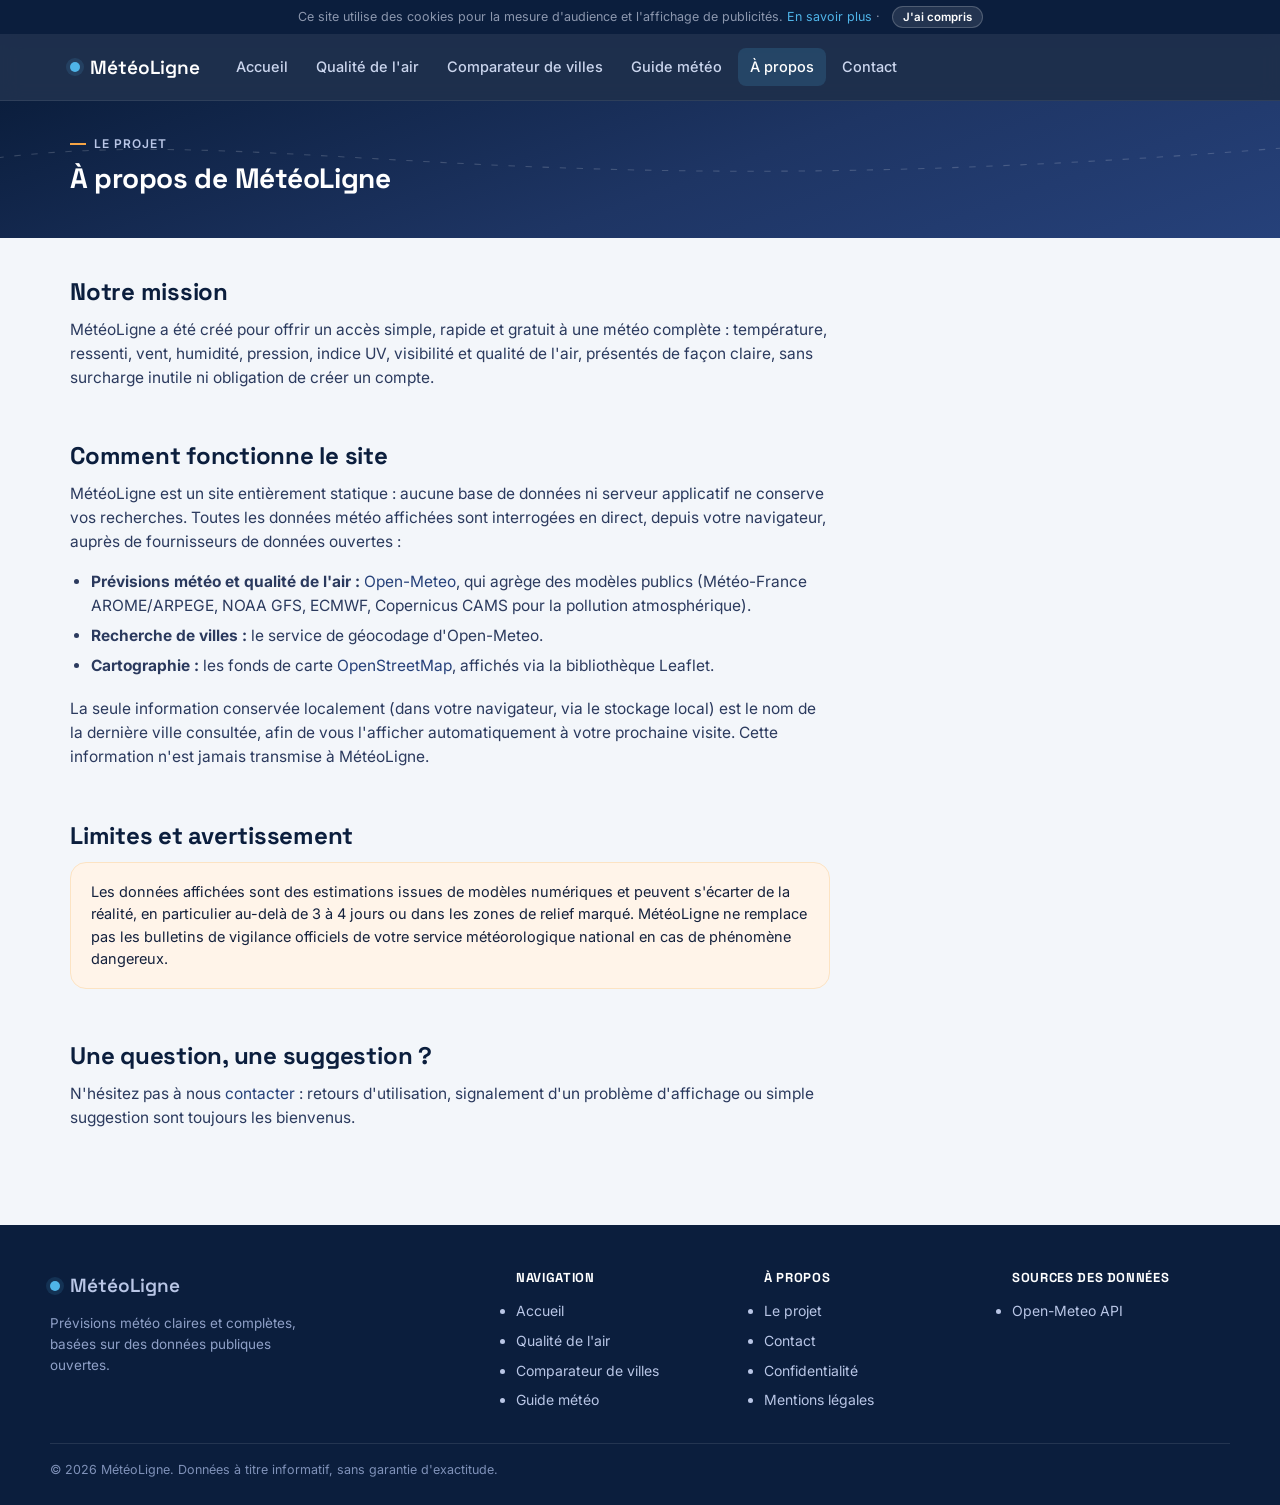
<file: a-propos.html>
<!DOCTYPE html>
<html lang="fr">
<head>
<meta charset="UTF-8">
<meta name="viewport" content="width=device-width, initial-scale=1.0">
<title>À propos de MétéoLigne</title>
<meta name="description" content="MétéoLigne est un site météo indépendant, gratuit et sans inscription, construit sur des données ouvertes. Découvrez le projet, ses sources et ses limites.">
<link rel="canonical" href="./a-propos.html">
<link rel="icon" href="data:image/svg+xml,%3Csvg xmlns='http://www.w3.org/2000/svg' viewBox='0 0 24 24'%3E%3Ccircle cx='12' cy='12' r='11' fill='%230B1E3D'/%3E%3Ccircle cx='11' cy='10' r='4.2' fill='%23F5A445'/%3E%3Cpath d='M8 16h8a3 3 0 1 0-.6-5.9A4.4 4.4 0 0 0 7 11.7' fill='none' stroke='%234FB4E8' stroke-width='1.6' stroke-linecap='round'/%3E%3C/svg%3E">
<link rel="preconnect" href="https://fonts.googleapis.com">
<link href="https://fonts.googleapis.com/css2?family=Space+Grotesk:wght@500;600;700&family=Inter:wght@400;500;600;700&family=IBM+Plex+Mono:wght@500;600&display=swap" rel="stylesheet">
<link rel="stylesheet" href="assets/css/style.css"><script async src="https://pagead2.googlesyndication.com/pagead/js/adsbygoogle.js?client=ca-pub-8022433879609365"
     crossorigin="anonymous"></script>
</head>
<body>

<div class="top-strip" id="consent-bar">
  Ce site utilise des cookies pour la mesure d'audience et l'affichage de publicités.
  <a href="confidentialite.html">En savoir plus</a> ·
  <button data-consent-accept class="btn btn-ghost" style="padding:3px 10px;font-size:11.5px;margin-left:8px;">J'ai compris</button>
</div>

<header class="site-header">
  <div class="container nav-inner">
    <a class="brand" href="index.html"><span class="brand-dot"></span> MétéoLigne</a>
    <nav class="main-nav" aria-label="Navigation principale">
      <a href="index.html">Accueil</a>
      <a href="qualite-air.html">Qualité de l'air</a>
      <a href="villes.html">Comparateur de villes</a>
      <a href="guide.html">Guide météo</a>
      <a href="a-propos.html" aria-current="page">À propos</a>
      <a href="contact.html">Contact</a>
    </nav>
    <button class="nav-toggle" aria-label="Ouvrir le menu" aria-expanded="false">
      <svg><use href="assets/img/icons.svg#icon-menu"></use></svg>
    </button>
  </div>
</header>

<section class="hero hero-compact">
  <svg class="wind-lines" viewBox="0 0 1200 320" preserveAspectRatio="none" aria-hidden="true">
    <path d="M-50 60 C 250 10, 450 110, 1250 40"/>
    <path d="M-50 160 C 300 110, 500 210, 1250 150"/>
  </svg>
  <div class="container hero-inner">
    <p class="eyebrow" style="color:#B9C6E6;">Le projet</p>
    <h1 style="color:#fff;font-size:28px;">À propos de MétéoLigne</h1>
  </div>
</section>

<main>
  <div class="container">
    <section class="section article">

      <h2>Notre mission</h2>
      <p>MétéoLigne a été créé pour offrir un accès simple, rapide et gratuit à une météo complète : température, ressenti, vent, humidité, pression, indice UV, visibilité et qualité de l'air, présentés de façon claire, sans surcharge inutile ni obligation de créer un compte.</p>

      <h2>Comment fonctionne le site</h2>
      <p>MétéoLigne est un site entièrement statique : aucune base de données ni serveur applicatif ne conserve vos recherches. Toutes les données météo affichées sont interrogées en direct, depuis votre navigateur, auprès de fournisseurs de données ouvertes :</p>
      <ul>
        <li><b>Prévisions météo et qualité de l'air :</b> <a href="https://open-meteo.com/" target="_blank" rel="noopener">Open-Meteo</a>, qui agrège des modèles publics (Météo-France AROME/ARPEGE, NOAA GFS, ECMWF, Copernicus CAMS pour la pollution atmosphérique).</li>
        <li><b>Recherche de villes :</b> le service de géocodage d'Open-Meteo.</li>
        <li><b>Cartographie :</b> les fonds de carte <a href="https://www.openstreetmap.org/copyright" target="_blank" rel="noopener">OpenStreetMap</a>, affichés via la bibliothèque Leaflet.</li>
      </ul>
      <p>La seule information conservée localement (dans votre navigateur, via le stockage local) est le nom de la dernière ville consultée, afin de vous l'afficher automatiquement à votre prochaine visite. Cette information n'est jamais transmise à MétéoLigne.</p>

      <h2>Limites et avertissement</h2>
      <div class="callout warn">
        Les données affichées sont des estimations issues de modèles numériques et peuvent s'écarter de la réalité, en particulier au-delà de 3 à 4 jours ou dans les zones de relief marqué. MétéoLigne ne remplace pas les bulletins de vigilance officiels de votre service météorologique national en cas de phénomène dangereux.
      </div>

      <h2>Une question, une suggestion ?</h2>
      <p>N'hésitez pas à nous <a href="contact.html">contacter</a> : retours d'utilisation, signalement d'un problème d'affichage ou simple suggestion sont toujours les bienvenus.</p>

    </section>
  </div>
</main>

<footer class="site-footer">
  <div class="container footer-grid">
    <div class="footer-brand">
      <a class="brand" href="index.html" style="margin-bottom:12px;"><span class="brand-dot"></span> MétéoLigne</a>
      <p>Prévisions météo claires et complètes, basées sur des données publiques ouvertes.</p>
    </div>
    <div><h4>Navigation</h4><ul>
      <li><a href="index.html">Accueil</a></li>
      <li><a href="qualite-air.html">Qualité de l'air</a></li>
      <li><a href="villes.html">Comparateur de villes</a></li>
      <li><a href="guide.html">Guide météo</a></li>
    </ul></div>
    <div><h4>À propos</h4><ul>
      <li><a href="a-propos.html">Le projet</a></li>
      <li><a href="contact.html">Contact</a></li>
      <li><a href="confidentialite.html">Confidentialité</a></li>
      <li><a href="mentions-legales.html">Mentions légales</a></li>
    </ul></div>
    <div><h4>Sources des données</h4><ul>
      <li><a href="https://open-meteo.com/" target="_blank" rel="noopener">Open-Meteo API</a></li>
    </ul></div>
  </div>
  <div class="container footer-bottom">
    <span>© <span id="year"></span> MétéoLigne. Données à titre informatif, sans garantie d'exactitude.</span>
  </div>
</footer>

<script src="assets/js/utils.js"></script>
<script>document.getElementById('year').textContent = new Date().getFullYear();</script>
</body>
</html>
</file>
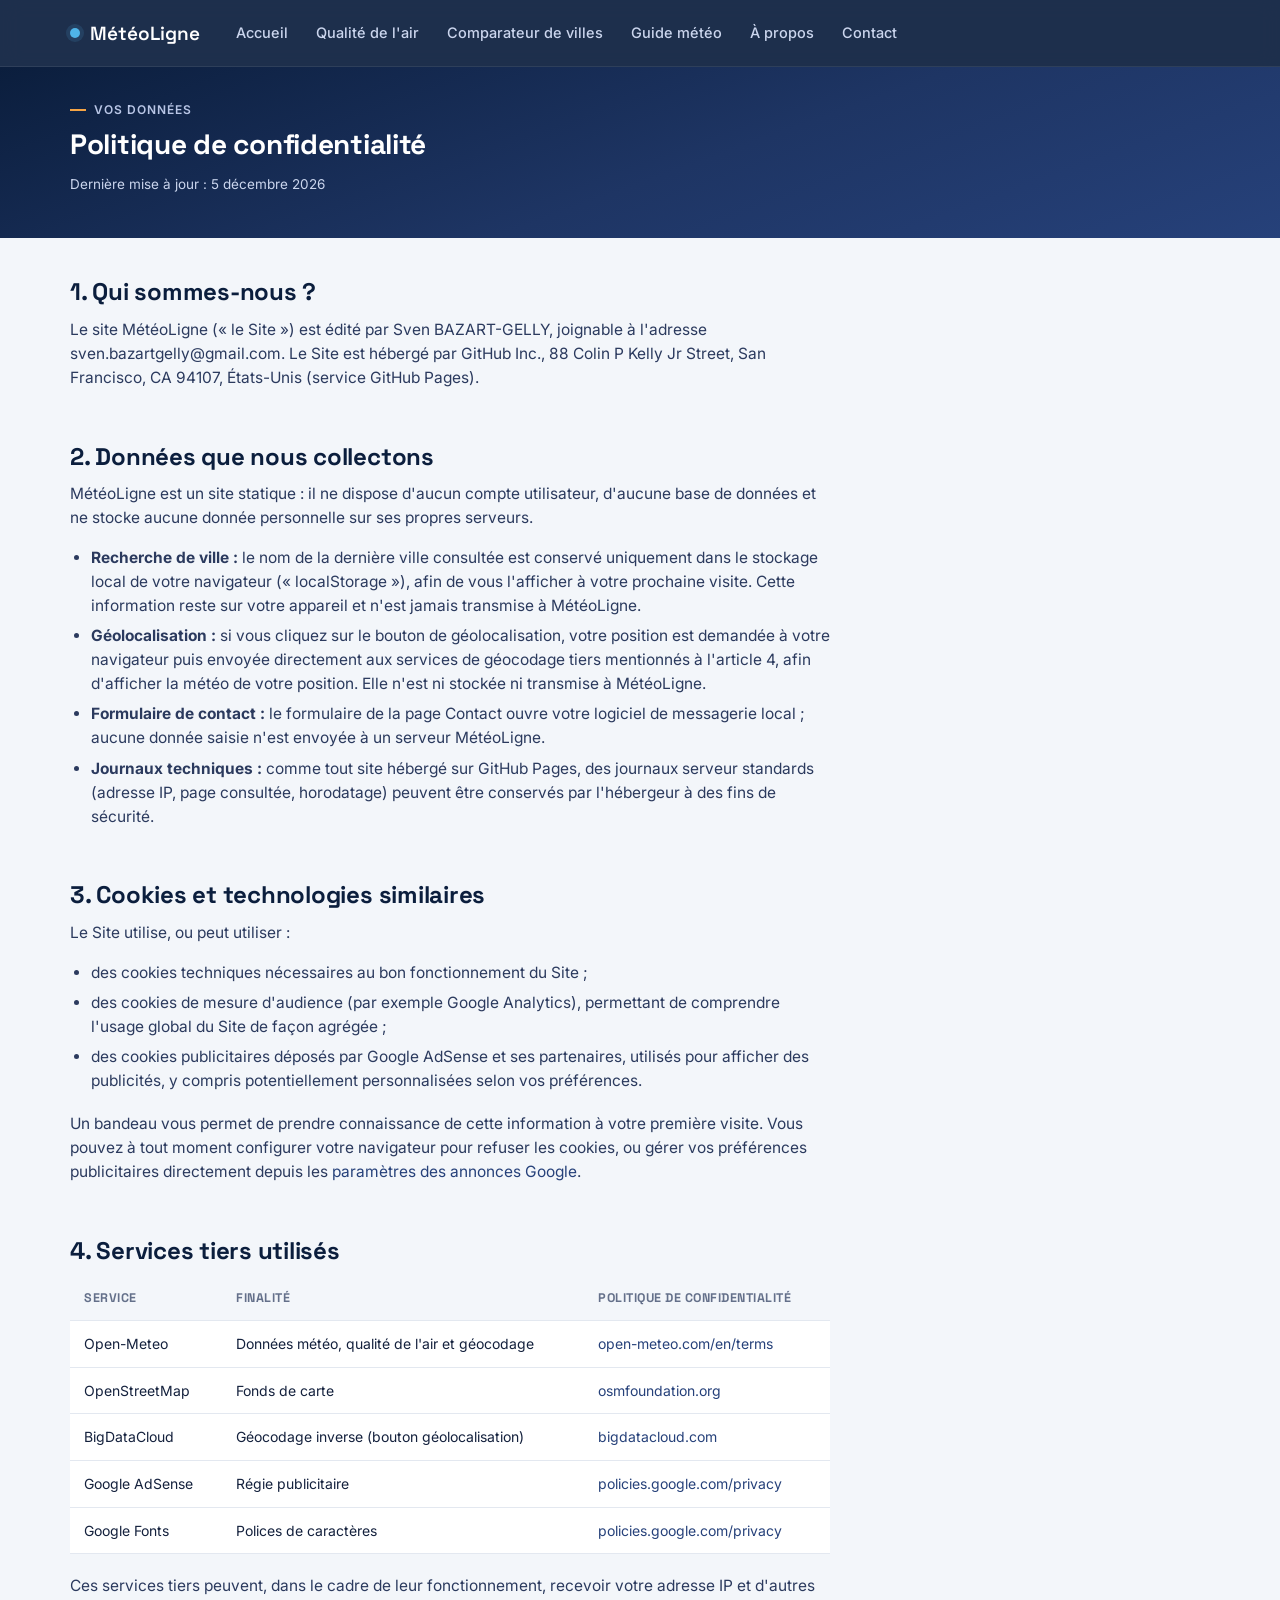
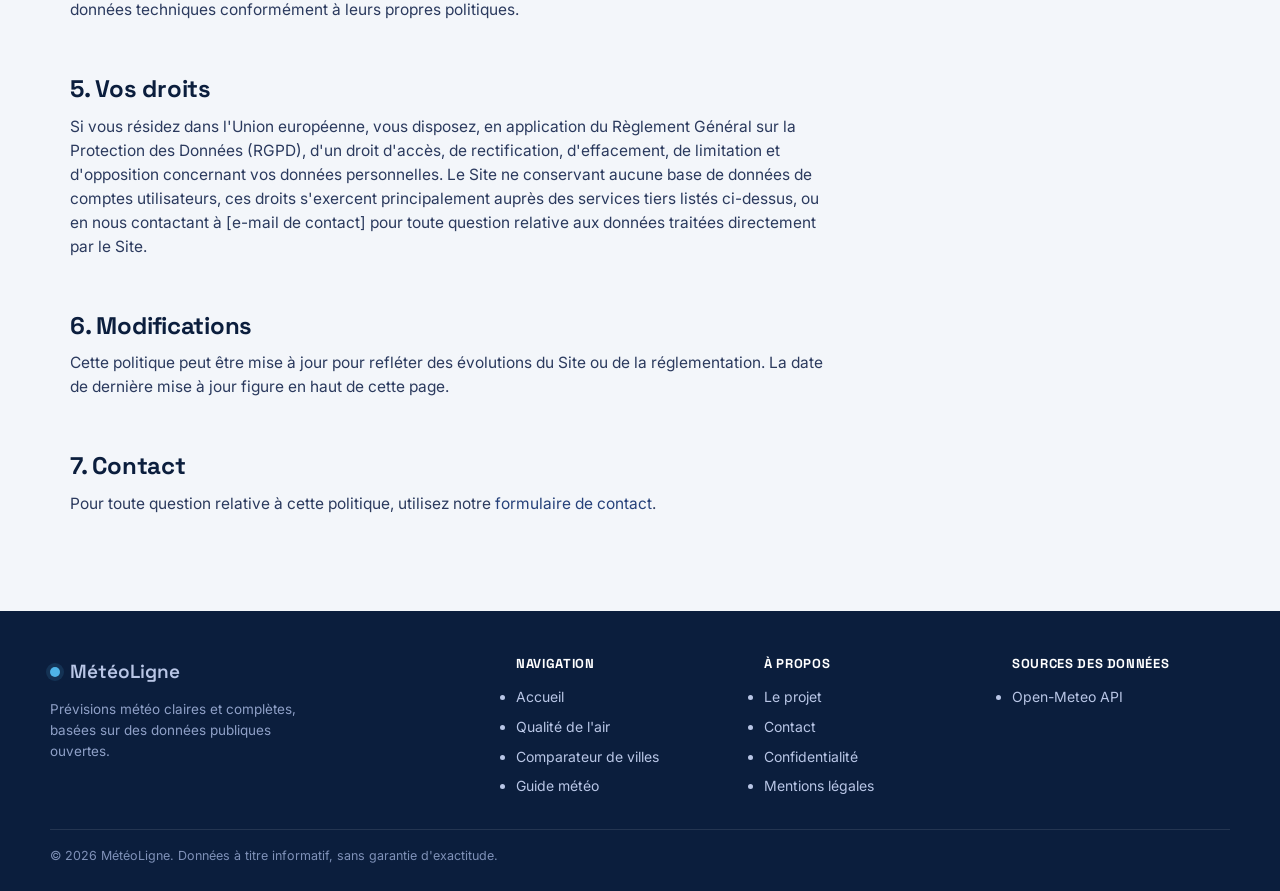
<file: confidentialite.html>
<!DOCTYPE html>
<html lang="fr">
<head>
<meta charset="UTF-8">
<meta name="viewport" content="width=device-width, initial-scale=1.0">
<title>Politique de confidentialité | MétéoLigne</title>
<meta name="description" content="Politique de confidentialité de MétéoLigne : données collectées, cookies, publicité et droits des utilisateurs.">
<link rel="canonical" href="./confidentialite.html">
<link rel="icon" href="data:image/svg+xml,%3Csvg xmlns='http://www.w3.org/2000/svg' viewBox='0 0 24 24'%3E%3Ccircle cx='12' cy='12' r='11' fill='%230B1E3D'/%3E%3Ccircle cx='11' cy='10' r='4.2' fill='%23F5A445'/%3E%3Cpath d='M8 16h8a3 3 0 1 0-.6-5.9A4.4 4.4 0 0 0 7 11.7' fill='none' stroke='%234FB4E8' stroke-width='1.6' stroke-linecap='round'/%3E%3C/svg%3E">
<link rel="preconnect" href="https://fonts.googleapis.com">
<link href="https://fonts.googleapis.com/css2?family=Space+Grotesk:wght@500;600;700&family=Inter:wght@400;500;600;700&family=IBM+Plex+Mono:wght@500;600&display=swap" rel="stylesheet">
<link rel="stylesheet" href="assets/css/style.css"><script async src="https://pagead2.googlesyndication.com/pagead/js/adsbygoogle.js?client=ca-pub-8022433879609365"
     crossorigin="anonymous"></script>
</head>
<body>

<header class="site-header">
  <div class="container nav-inner">
    <a class="brand" href="index.html"><span class="brand-dot"></span> MétéoLigne</a>
    <nav class="main-nav" aria-label="Navigation principale">
      <a href="index.html">Accueil</a>
      <a href="qualite-air.html">Qualité de l'air</a>
      <a href="villes.html">Comparateur de villes</a>
      <a href="guide.html">Guide météo</a>
      <a href="a-propos.html">À propos</a>
      <a href="contact.html">Contact</a>
    </nav>
    <button class="nav-toggle" aria-label="Ouvrir le menu" aria-expanded="false">
      <svg><use href="assets/img/icons.svg#icon-menu"></use></svg>
    </button>
  </div>
</header>

<section class="hero hero-compact">
  <div class="container hero-inner">
    <p class="eyebrow" style="color:#B9C6E6;">Vos données</p>
    <h1 style="color:#fff;font-size:28px;">Politique de confidentialité</h1>
    <p style="color:#CBD6EE;font-size:13.5px;margin-top:6px;">Dernière mise à jour : <span id="lastUpdate"></span></p>
  </div>
</section>

<main>
  <div class="container">
    <section class="section article">


      <h2>1. Qui sommes-nous ?</h2>
      <p>Le site MétéoLigne (« le Site ») est édité par Sven BAZART-GELLY, joignable à l'adresse sven.bazartgelly@gmail.com. Le Site est hébergé par GitHub Inc., 88 Colin P Kelly Jr Street, San Francisco, CA 94107, États-Unis (service GitHub Pages).</p>

      <h2>2. Données que nous collectons</h2>
      <p>MétéoLigne est un site statique : il ne dispose d'aucun compte utilisateur, d'aucune base de données et ne stocke aucune donnée personnelle sur ses propres serveurs.</p>
      <ul>
        <li><b>Recherche de ville :</b> le nom de la dernière ville consultée est conservé uniquement dans le stockage local de votre navigateur (« localStorage »), afin de vous l'afficher à votre prochaine visite. Cette information reste sur votre appareil et n'est jamais transmise à MétéoLigne.</li>
        <li><b>Géolocalisation :</b> si vous cliquez sur le bouton de géolocalisation, votre position est demandée à votre navigateur puis envoyée directement aux services de géocodage tiers mentionnés à l'article 4, afin d'afficher la météo de votre position. Elle n'est ni stockée ni transmise à MétéoLigne.</li>
        <li><b>Formulaire de contact :</b> le formulaire de la page Contact ouvre votre logiciel de messagerie local ; aucune donnée saisie n'est envoyée à un serveur MétéoLigne.</li>
        <li><b>Journaux techniques :</b> comme tout site hébergé sur GitHub Pages, des journaux serveur standards (adresse IP, page consultée, horodatage) peuvent être conservés par l'hébergeur à des fins de sécurité.</li>
      </ul>

      <h2>3. Cookies et technologies similaires</h2>
      <p>Le Site utilise, ou peut utiliser :</p>
      <ul>
        <li>des cookies techniques nécessaires au bon fonctionnement du Site ;</li>
        <li>des cookies de mesure d'audience (par exemple Google Analytics), permettant de comprendre l'usage global du Site de façon agrégée ;</li>
        <li>des cookies publicitaires déposés par Google AdSense et ses partenaires, utilisés pour afficher des publicités, y compris potentiellement personnalisées selon vos préférences.</li>
      </ul>
      <p>Un bandeau vous permet de prendre connaissance de cette information à votre première visite. Vous pouvez à tout moment configurer votre navigateur pour refuser les cookies, ou gérer vos préférences publicitaires directement depuis les <a href="https://myadcenter.google.com/" target="_blank" rel="noopener">paramètres des annonces Google</a>.</p>

      <h2>4. Services tiers utilisés</h2>
      <table class="data-table" style="width:100%;margin:10px 0 20px;">
        <thead><tr><th>Service</th><th>Finalité</th><th>Politique de confidentialité</th></tr></thead>
        <tbody>
          <tr><td>Open-Meteo</td><td>Données météo, qualité de l'air et géocodage</td><td><a href="https://open-meteo.com/en/terms" target="_blank" rel="noopener">open-meteo.com/en/terms</a></td></tr>
          <tr><td>OpenStreetMap</td><td>Fonds de carte</td><td><a href="https://wiki.osmfoundation.org/wiki/Privacy_Policy" target="_blank" rel="noopener">osmfoundation.org</a></td></tr>
          <tr><td>BigDataCloud</td><td>Géocodage inverse (bouton géolocalisation)</td><td><a href="https://www.bigdatacloud.com/privacy-policy" target="_blank" rel="noopener">bigdatacloud.com</a></td></tr>
          <tr><td>Google AdSense</td><td>Régie publicitaire</td><td><a href="https://policies.google.com/privacy" target="_blank" rel="noopener">policies.google.com/privacy</a></td></tr>
          <tr><td>Google Fonts</td><td>Polices de caractères</td><td><a href="https://policies.google.com/privacy" target="_blank" rel="noopener">policies.google.com/privacy</a></td></tr>
        </tbody>
      </table>
      <p>Ces services tiers peuvent, dans le cadre de leur fonctionnement, recevoir votre adresse IP et d'autres données techniques conformément à leurs propres politiques.</p>

      <h2>5. Vos droits</h2>
      <p>Si vous résidez dans l'Union européenne, vous disposez, en application du Règlement Général sur la Protection des Données (RGPD), d'un droit d'accès, de rectification, d'effacement, de limitation et d'opposition concernant vos données personnelles. Le Site ne conservant aucune base de données de comptes utilisateurs, ces droits s'exercent principalement auprès des services tiers listés ci-dessus, ou en nous contactant à [e-mail de contact] pour toute question relative aux données traitées directement par le Site.</p>

      <h2>6. Modifications</h2>
      <p>Cette politique peut être mise à jour pour refléter des évolutions du Site ou de la réglementation. La date de dernière mise à jour figure en haut de cette page.</p>

      <h2>7. Contact</h2>
      <p>Pour toute question relative à cette politique, utilisez notre <a href="contact.html">formulaire de contact</a>.</p>

    </section>
  </div>
</main>

<footer class="site-footer">
  <div class="container footer-grid">
    <div class="footer-brand">
      <a class="brand" href="index.html" style="margin-bottom:12px;"><span class="brand-dot"></span> MétéoLigne</a>
      <p>Prévisions météo claires et complètes, basées sur des données publiques ouvertes.</p>
    </div>
    <div><h4>Navigation</h4><ul>
      <li><a href="index.html">Accueil</a></li>
      <li><a href="qualite-air.html">Qualité de l'air</a></li>
      <li><a href="villes.html">Comparateur de villes</a></li>
      <li><a href="guide.html">Guide météo</a></li>
    </ul></div>
    <div><h4>À propos</h4><ul>
      <li><a href="a-propos.html">Le projet</a></li>
      <li><a href="contact.html">Contact</a></li>
      <li><a href="confidentialite.html">Confidentialité</a></li>
      <li><a href="mentions-legales.html">Mentions légales</a></li>
    </ul></div>
    <div><h4>Sources des données</h4><ul>
      <li><a href="https://open-meteo.com/" target="_blank" rel="noopener">Open-Meteo API</a></li>
    </ul></div>
  </div>
  <div class="container footer-bottom">
    <span>© <span id="year"></span> MétéoLigne. Données à titre informatif, sans garantie d'exactitude.</span>
  </div>
</footer>

<script src="assets/js/utils.js"></script>
<script>
document.getElementById('year').textContent = new Date().getFullYear();
document.getElementById('lastUpdate').textContent = new Date().toLocaleDateString('fr-FR', { year:'numeric', month:'long', day:'numeric' });
</script>
</body>
</html>
</file>
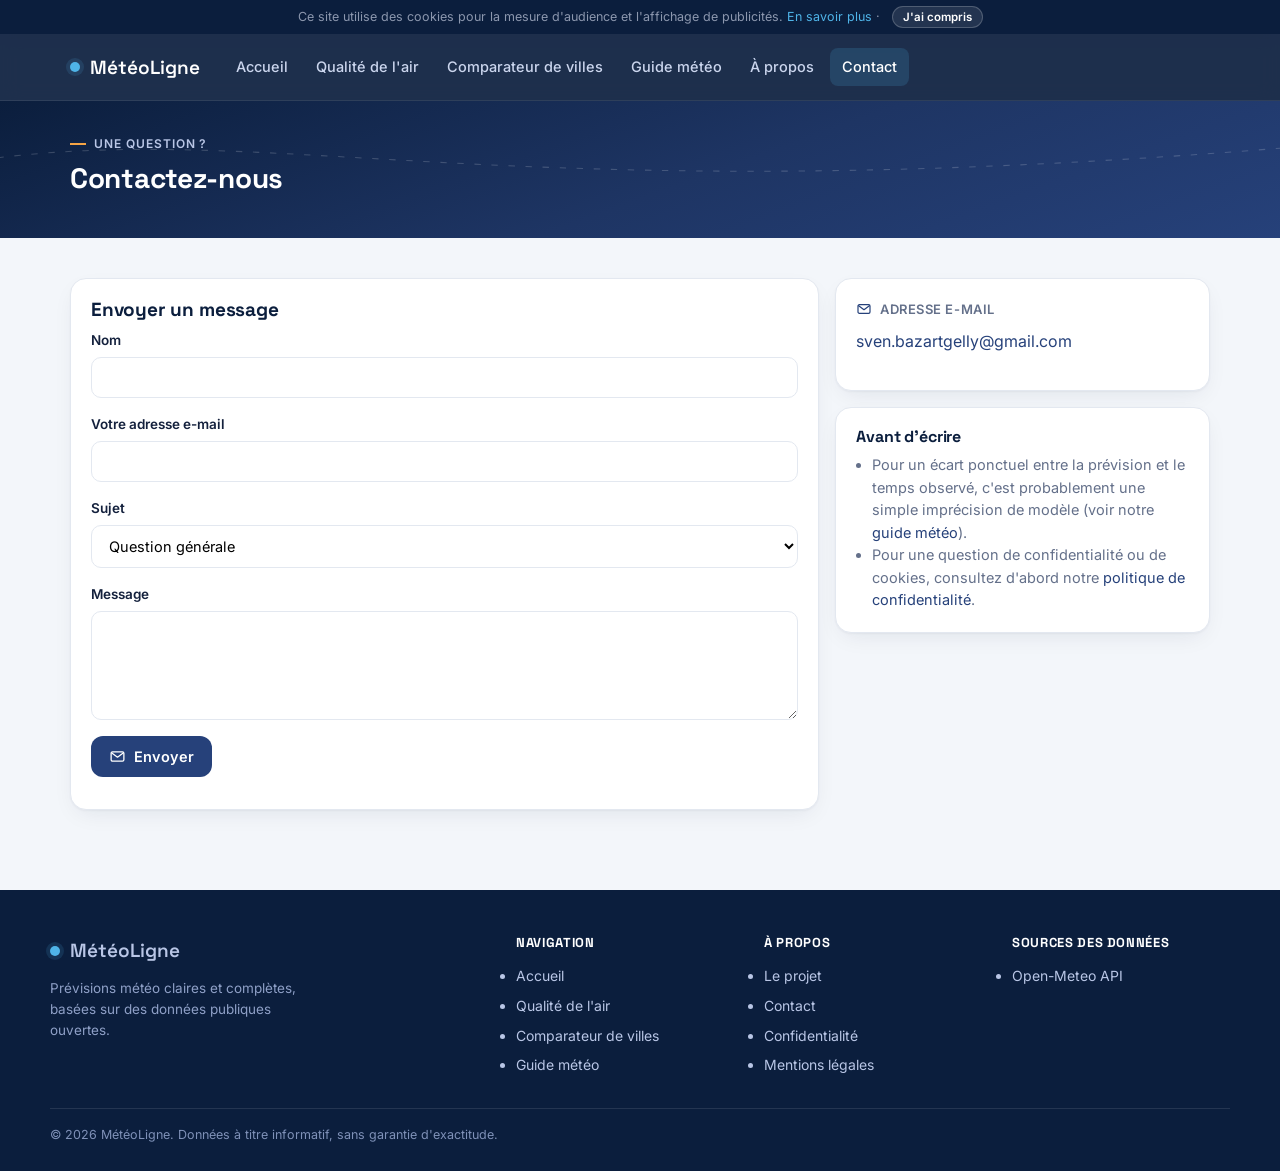
<file: contact.html>
<!DOCTYPE html>
<html lang="fr">
<head>
<meta charset="UTF-8">
<meta name="viewport" content="width=device-width, initial-scale=1.0">
<title>Contact | MétéoLigne</title>
<meta name="description" content="Contactez l'équipe de MétéoLigne pour une question, un signalement ou une suggestion.">
<link rel="canonical" href="./contact.html">
<link rel="icon" href="data:image/svg+xml,%3Csvg xmlns='http://www.w3.org/2000/svg' viewBox='0 0 24 24'%3E%3Ccircle cx='12' cy='12' r='11' fill='%230B1E3D'/%3E%3Ccircle cx='11' cy='10' r='4.2' fill='%23F5A445'/%3E%3Cpath d='M8 16h8a3 3 0 1 0-.6-5.9A4.4 4.4 0 0 0 7 11.7' fill='none' stroke='%234FB4E8' stroke-width='1.6' stroke-linecap='round'/%3E%3C/svg%3E">
<link rel="preconnect" href="https://fonts.googleapis.com">
<link href="https://fonts.googleapis.com/css2?family=Space+Grotesk:wght@500;600;700&family=Inter:wght@400;500;600;700&family=IBM+Plex+Mono:wght@500;600&display=swap" rel="stylesheet">
<link rel="stylesheet" href="assets/css/style.css"><script async src="https://pagead2.googlesyndication.com/pagead/js/adsbygoogle.js?client=ca-pub-8022433879609365"
     crossorigin="anonymous"></script>
</head>
<body>

<div class="top-strip" id="consent-bar">
  Ce site utilise des cookies pour la mesure d'audience et l'affichage de publicités.
  <a href="confidentialite.html">En savoir plus</a> ·
  <button data-consent-accept class="btn btn-ghost" style="padding:3px 10px;font-size:11.5px;margin-left:8px;">J'ai compris</button>
</div>

<header class="site-header">
  <div class="container nav-inner">
    <a class="brand" href="index.html"><span class="brand-dot"></span> MétéoLigne</a>
    <nav class="main-nav" aria-label="Navigation principale">
      <a href="index.html">Accueil</a>
      <a href="qualite-air.html">Qualité de l'air</a>
      <a href="villes.html">Comparateur de villes</a>
      <a href="guide.html">Guide météo</a>
      <a href="a-propos.html">À propos</a>
      <a href="contact.html" aria-current="page">Contact</a>
    </nav>
    <button class="nav-toggle" aria-label="Ouvrir le menu" aria-expanded="false">
      <svg><use href="assets/img/icons.svg#icon-menu"></use></svg>
    </button>
  </div>
</header>

<section class="hero hero-compact">
  <svg class="wind-lines" viewBox="0 0 1200 320" preserveAspectRatio="none" aria-hidden="true">
    <path d="M-50 60 C 250 10, 450 110, 1250 40"/>
    <path d="M-50 160 C 300 110, 500 210, 1250 150"/>
  </svg>
  <div class="container hero-inner">
    <p class="eyebrow" style="color:#B9C6E6;">Une question ?</p>
    <h1 style="color:#fff;font-size:28px;">Contactez-nous</h1>
  </div>
</section>

<main>
  <div class="container">
    <section class="section grid grid-2">
      <div class="card">
        <h2 style="font-size:19px;">Envoyer un message</h2>
        <form id="contactForm" action="https://formsubmit.co/sven.bazartgelly@gmail.com" method="POST">
          <div class="form-field">
            <label for="cName">Nom</label>
            <input type="text" id="cName" name="Nom" required autocomplete="name">
          </div>
          <div class="form-field">
            <label for="cEmail">Votre adresse e-mail</label>
            <input type="email" id="cEmail" name="Email" required autocomplete="email">
          </div>
          <div class="form-field">
            <label for="cSubject">Sujet</label>
            <select id="cSubject" name="Sujet">
              <option>Question générale</option>
              <option>Signaler un problème d'affichage</option>
              <option>Signaler une donnée incorrecte</option>
              <option>Suggestion d'amélioration</option>
              <option>Demande relative à la confidentialité</option>
            </select>
          </div>
          <div class="form-field">
            <label for="cMessage">Message</label>
            <textarea id="cMessage" name="Message" rows="5" required></textarea>
          </div>
          <button type="submit" class="btn btn-primary" style="background:var(--indigo-2);color:#fff;">
            <svg><use href="assets/img/icons.svg#icon-mail"></use></svg> Envoyer
          </button>
          <p class="form-note" id="formNote" style="margin-top:10px;"></p>
        </form>
      </div>

      <div>
        <div class="card" style="margin-bottom:16px;">
          <div class="metric-head"><svg><use href="assets/img/icons.svg#icon-mail"></use></svg> Adresse e-mail</div>
          <p style="margin-top:10px;"><a href="mailto:sven.bazartgelly@gmail.com">sven.bazartgelly@gmail.com</a></p>
        </div>
        <div class="card">
          <h3 style="font-size:16px;">Avant d'écrire</h3>
          <ul style="padding-left:1.1em;font-size:14.5px;color:var(--slate);">
            <li>Pour un écart ponctuel entre la prévision et le temps observé, c'est probablement une simple imprécision de modèle (voir notre <a href="guide.html">guide météo</a>).</li>
            <li>Pour une question de confidentialité ou de cookies, consultez d'abord notre <a href="confidentialite.html">politique de confidentialité</a>.</li>
          </ul>
        </div>
      </div>
    </section>
  </div>
</main>

<footer class="site-footer">
  <div class="container footer-grid">
    <div class="footer-brand">
      <a class="brand" href="index.html" style="margin-bottom:12px;"><span class="brand-dot"></span> MétéoLigne</a>
      <p>Prévisions météo claires et complètes, basées sur des données publiques ouvertes.</p>
    </div>
    <div><h4>Navigation</h4><ul>
      <li><a href="index.html">Accueil</a></li>
      <li><a href="qualite-air.html">Qualité de l'air</a></li>
      <li><a href="villes.html">Comparateur de villes</a></li>
      <li><a href="guide.html">Guide météo</a></li>
    </ul></div>
    <div><h4>À propos</h4><ul>
      <li><a href="a-propos.html">Le projet</a></li>
      <li><a href="contact.html">Contact</a></li>
      <li><a href="confidentialite.html">Confidentialité</a></li>
      <li><a href="mentions-legales.html">Mentions légales</a></li>
    </ul></div>
    <div><h4>Sources des données</h4><ul>
      <li><a href="https://open-meteo.com/" target="_blank" rel="noopener">Open-Meteo API</a></li>
    </ul></div>
  </div>
  <div class="container footer-bottom">
    <span>© <span id="year"></span> MétéoLigne. Données à titre informatif, sans garantie d'exactitude.</span>
  </div>
</footer>

<script src="assets/js/utils.js"></script>
<script>
document.getElementById('year').textContent = new Date().getFullYear();
document.getElementById('contactForm').addEventListener('submit', (e) => {
  e.preventDefault();
  const name = document.getElementById('cName').value.trim();
  const email = document.getElementById('cEmail').value.trim();
  const subject = document.getElementById('cSubject').value;
  const message = document.getElementById('cMessage').value.trim();
  const body = `Nom : ${name}\nE-mail : ${email}\n\n${message}`;
  // window.location.href = `mailto:contact@exemple-meteoligne.fr?subject=${encodeURIComponent('[MétéoLigne] '+subject)}&body=${encodeURIComponent(body)}`;
  document.getElementById('formNote').textContent = 'Merci pour votre message, nous vous répondrons dans les plus brefs délais.';
});
</script>
</body>
</html>
</file>
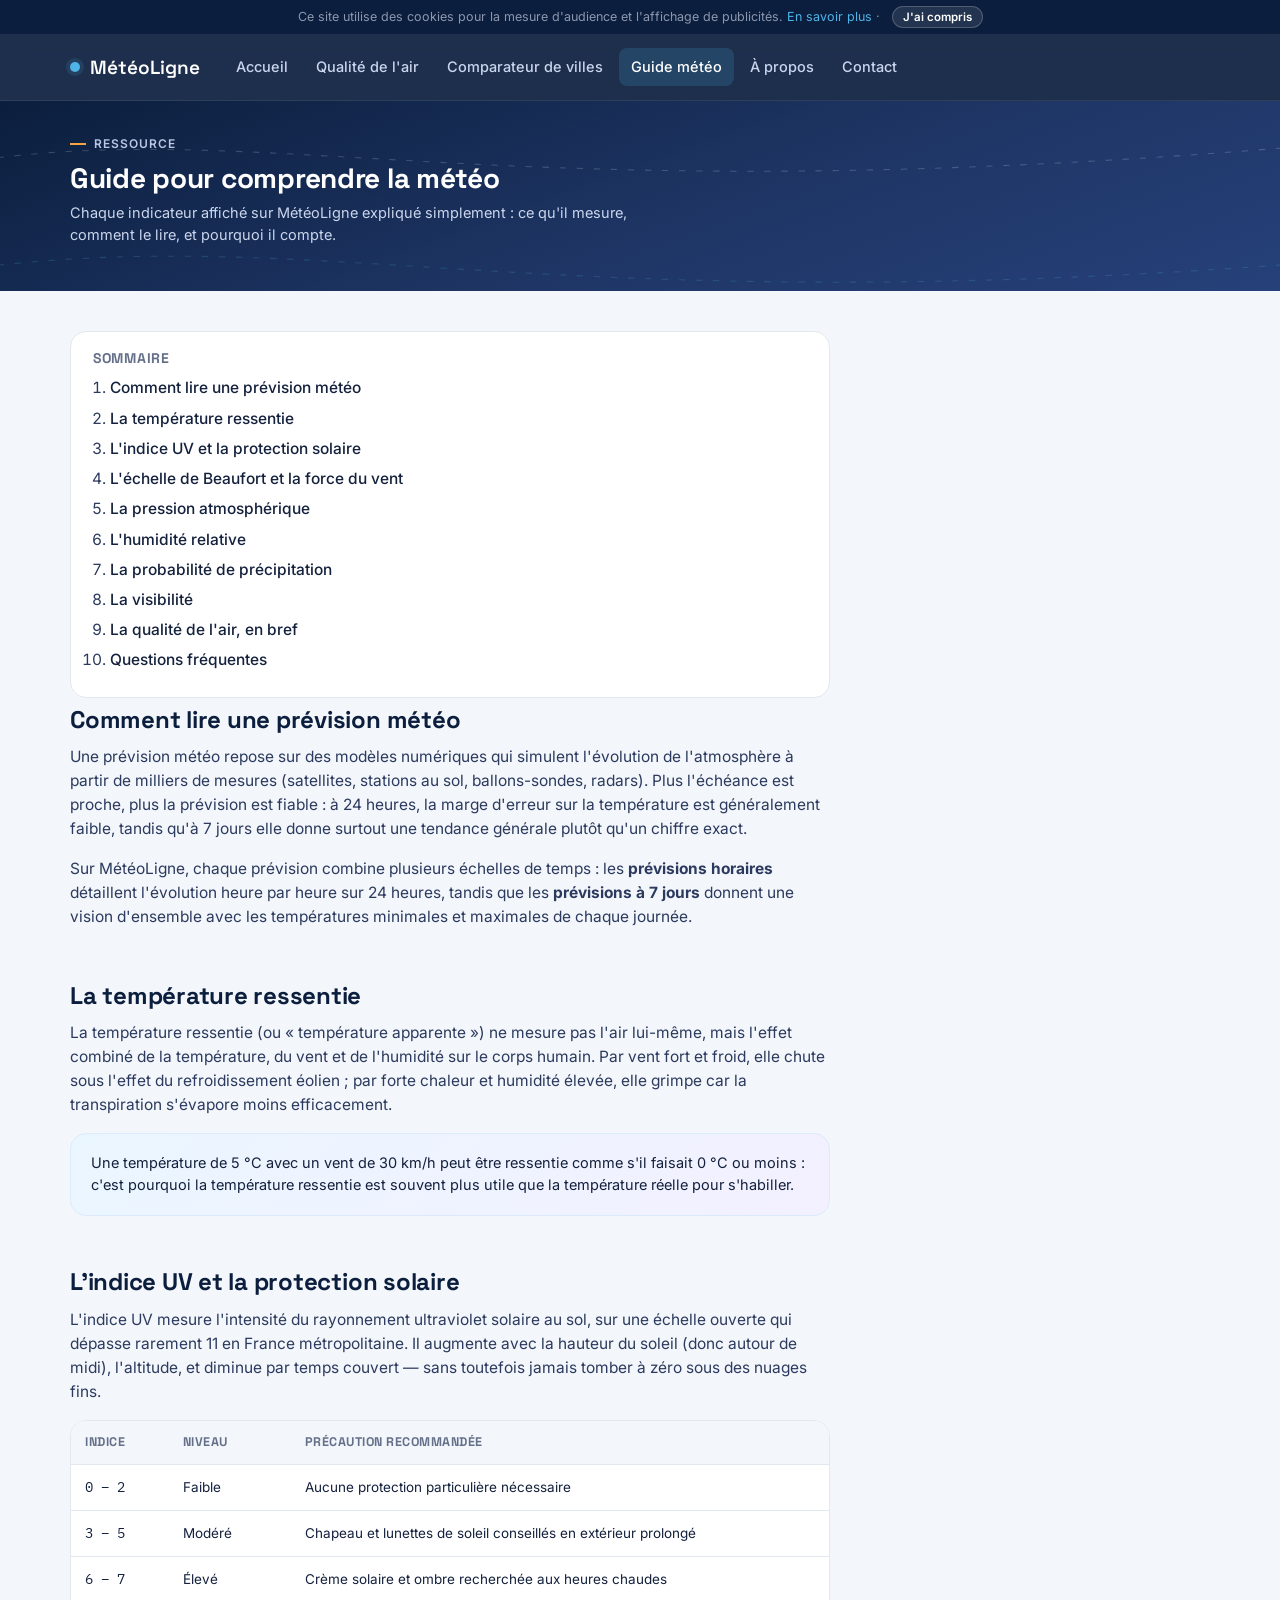
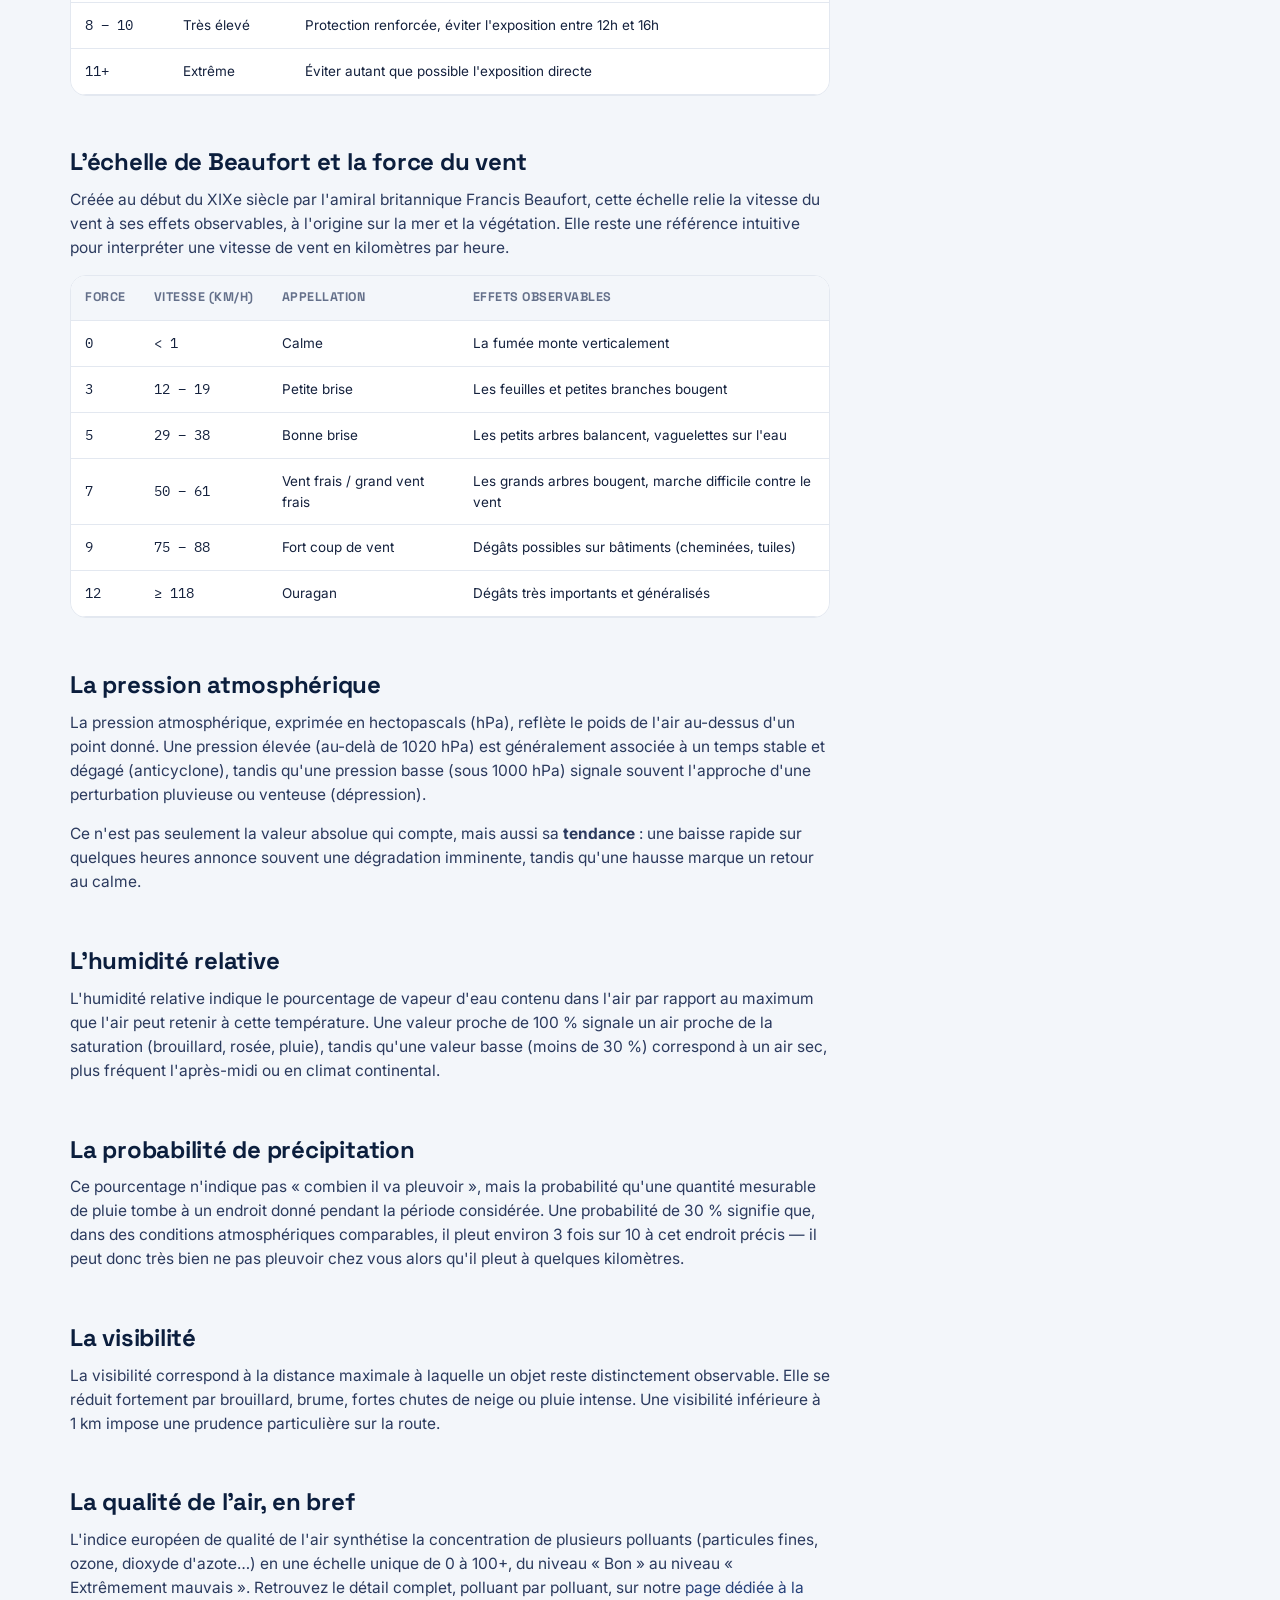
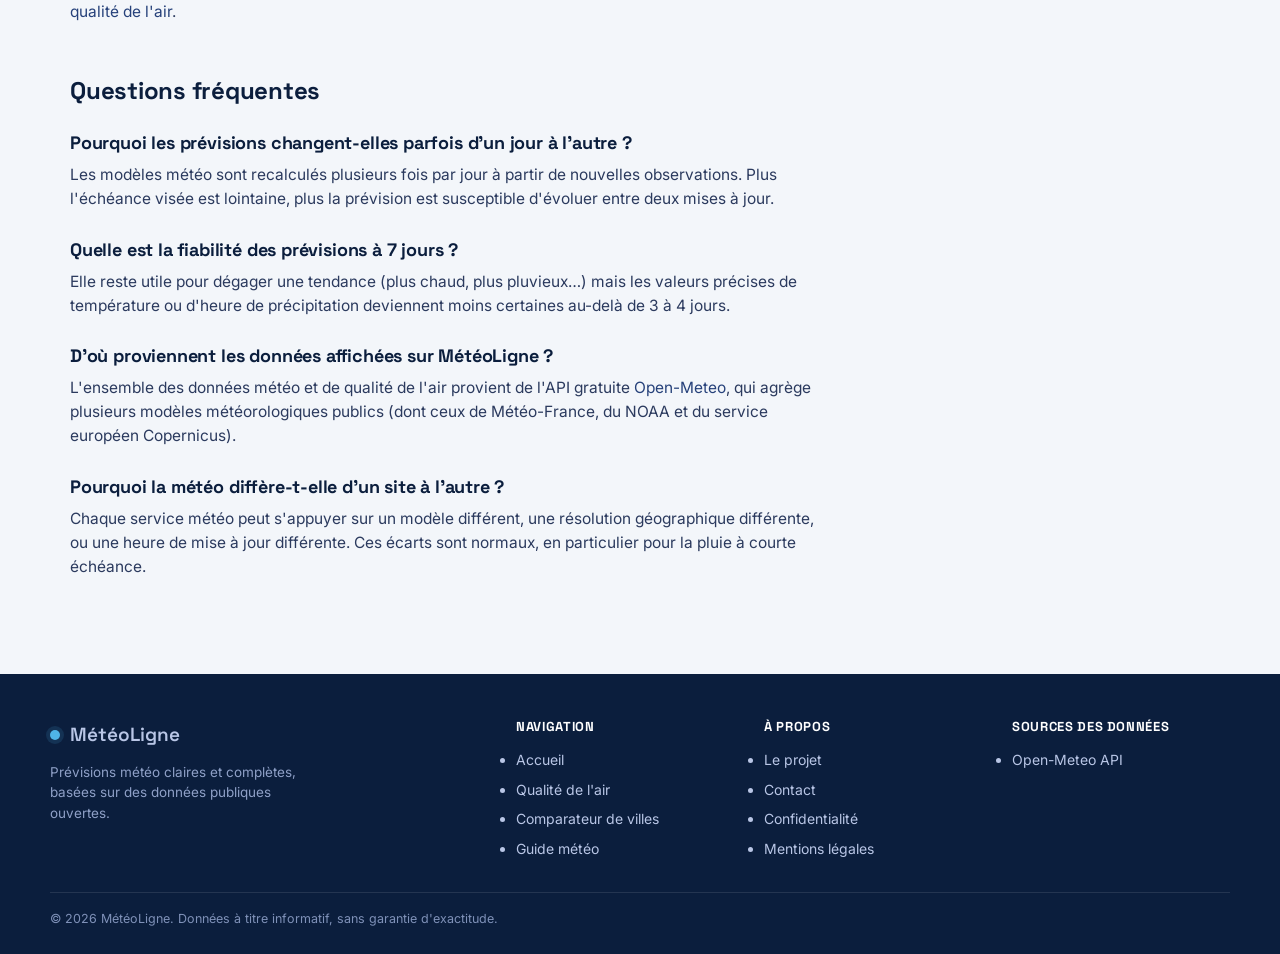
<file: guide.html>
<!DOCTYPE html>
<html lang="fr">
<head>
<meta charset="UTF-8">
<meta name="viewport" content="width=device-width, initial-scale=1.0">
<title>Guide météo — Comprendre les indices et prévisions | MétéoLigne</title>
<meta name="description" content="Guide complet pour comprendre les prévisions météo : température ressentie, indice UV, échelle de Beaufort, pression atmosphérique, humidité, précipitations, visibilité et qualité de l'air.">
<link rel="canonical" href="./guide.html">
<link rel="icon" href="data:image/svg+xml,%3Csvg xmlns='http://www.w3.org/2000/svg' viewBox='0 0 24 24'%3E%3Ccircle cx='12' cy='12' r='11' fill='%230B1E3D'/%3E%3Ccircle cx='11' cy='10' r='4.2' fill='%23F5A445'/%3E%3Cpath d='M8 16h8a3 3 0 1 0-.6-5.9A4.4 4.4 0 0 0 7 11.7' fill='none' stroke='%234FB4E8' stroke-width='1.6' stroke-linecap='round'/%3E%3C/svg%3E">
<link rel="preconnect" href="https://fonts.googleapis.com">
<link href="https://fonts.googleapis.com/css2?family=Space+Grotesk:wght@500;600;700&family=Inter:wght@400;500;600;700&family=IBM+Plex+Mono:wght@500;600&display=swap" rel="stylesheet">
<link rel="stylesheet" href="assets/css/style.css"><script async src="https://pagead2.googlesyndication.com/pagead/js/adsbygoogle.js?client=ca-pub-8022433879609365"
     crossorigin="anonymous"></script>
</head>
<body>

<div class="top-strip" id="consent-bar">
  Ce site utilise des cookies pour la mesure d'audience et l'affichage de publicités.
  <a href="confidentialite.html">En savoir plus</a> ·
  <button data-consent-accept class="btn btn-ghost" style="padding:3px 10px;font-size:11.5px;margin-left:8px;">J'ai compris</button>
</div>

<header class="site-header">
  <div class="container nav-inner">
    <a class="brand" href="index.html"><span class="brand-dot"></span> MétéoLigne</a>
    <nav class="main-nav" aria-label="Navigation principale">
      <a href="index.html">Accueil</a>
      <a href="qualite-air.html">Qualité de l'air</a>
      <a href="villes.html">Comparateur de villes</a>
      <a href="guide.html" aria-current="page">Guide météo</a>
      <a href="a-propos.html">À propos</a>
      <a href="contact.html">Contact</a>
    </nav>
    <button class="nav-toggle" aria-label="Ouvrir le menu" aria-expanded="false">
      <svg><use href="assets/img/icons.svg#icon-menu"></use></svg>
    </button>
  </div>
</header>

<section class="hero hero-compact">
  <svg class="wind-lines" viewBox="0 0 1200 320" preserveAspectRatio="none" aria-hidden="true">
    <path d="M-50 60 C 250 10, 450 110, 1250 40"/>
    <path d="M-50 160 C 300 110, 500 210, 1250 150"/>
    <path d="M-50 260 C 300 300, 600 230, 1250 280"/>
  </svg>
  <div class="container hero-inner">
    <p class="eyebrow" style="color:#B9C6E6;">Ressource</p>
    <h1 style="color:#fff;font-size:28px;margin-bottom:8px;">Guide pour comprendre la météo</h1>
    <p style="color:#CBD6EE;font-size:14.5px;max-width:580px;">Chaque indicateur affiché sur MétéoLigne expliqué simplement : ce qu'il mesure, comment le lire, et pourquoi il compte.</p>
  </div>
</section>

<main>
  <div class="container">
    <section class="section article">

      <nav class="toc" aria-label="Sommaire">
        <h2>Sommaire</h2>
        <ol>
          <li><a href="#previsions">Comment lire une prévision météo</a></li>
          <li><a href="#ressenti">La température ressentie</a></li>
          <li><a href="#uv">L'indice UV et la protection solaire</a></li>
          <li><a href="#vent">L'échelle de Beaufort et la force du vent</a></li>
          <li><a href="#pression">La pression atmosphérique</a></li>
          <li><a href="#humidite">L'humidité relative</a></li>
          <li><a href="#precipitation">La probabilité de précipitation</a></li>
          <li><a href="#visibilite">La visibilité</a></li>
          <li><a href="#air">La qualité de l'air, en bref</a></li>
          <li><a href="#faq">Questions fréquentes</a></li>
        </ol>
      </nav>

      <h2 id="previsions">Comment lire une prévision météo</h2>
      <p>Une prévision météo repose sur des modèles numériques qui simulent l'évolution de l'atmosphère à partir de milliers de mesures (satellites, stations au sol, ballons-sondes, radars). Plus l'échéance est proche, plus la prévision est fiable : à 24 heures, la marge d'erreur sur la température est généralement faible, tandis qu'à 7 jours elle donne surtout une tendance générale plutôt qu'un chiffre exact.</p>
      <p>Sur MétéoLigne, chaque prévision combine plusieurs échelles de temps : les <b>prévisions horaires</b> détaillent l'évolution heure par heure sur 24 heures, tandis que les <b>prévisions à 7 jours</b> donnent une vision d'ensemble avec les températures minimales et maximales de chaque journée.</p>

      <h2 id="ressenti">La température ressentie</h2>
      <p>La température ressentie (ou « température apparente ») ne mesure pas l'air lui-même, mais l'effet combiné de la température, du vent et de l'humidité sur le corps humain. Par vent fort et froid, elle chute sous l'effet du refroidissement éolien ; par forte chaleur et humidité élevée, elle grimpe car la transpiration s'évapore moins efficacement.</p>
      <div class="callout">Une température de 5 °C avec un vent de 30 km/h peut être ressentie comme s'il faisait 0 °C ou moins : c'est pourquoi la température ressentie est souvent plus utile que la température réelle pour s'habiller.</div>

      <h2 id="uv">L'indice UV et la protection solaire</h2>
      <p>L'indice UV mesure l'intensité du rayonnement ultraviolet solaire au sol, sur une échelle ouverte qui dépasse rarement 11 en France métropolitaine. Il augmente avec la hauteur du soleil (donc autour de midi), l'altitude, et diminue par temps couvert — sans toutefois jamais tomber à zéro sous des nuages fins.</p>
      <div class="table-wrap">
        <table class="data-table scale-table">
          <thead><tr><th>Indice</th><th>Niveau</th><th>Précaution recommandée</th></tr></thead>
          <tbody>
            <tr><td class="num">0 – 2</td><td>Faible</td><td>Aucune protection particulière nécessaire</td></tr>
            <tr><td class="num">3 – 5</td><td>Modéré</td><td>Chapeau et lunettes de soleil conseillés en extérieur prolongé</td></tr>
            <tr><td class="num">6 – 7</td><td>Élevé</td><td>Crème solaire et ombre recherchée aux heures chaudes</td></tr>
            <tr><td class="num">8 – 10</td><td>Très élevé</td><td>Protection renforcée, éviter l'exposition entre 12h et 16h</td></tr>
            <tr><td class="num">11+</td><td>Extrême</td><td>Éviter autant que possible l'exposition directe</td></tr>
          </tbody>
        </table>
      </div>

      <h2 id="vent">L'échelle de Beaufort et la force du vent</h2>
      <p>Créée au début du XIXe siècle par l'amiral britannique Francis Beaufort, cette échelle relie la vitesse du vent à ses effets observables, à l'origine sur la mer et la végétation. Elle reste une référence intuitive pour interpréter une vitesse de vent en kilomètres par heure.</p>
      <div class="table-wrap">
        <table class="data-table scale-table">
          <thead><tr><th>Force</th><th>Vitesse (km/h)</th><th>Appellation</th><th>Effets observables</th></tr></thead>
          <tbody>
            <tr><td class="num">0</td><td class="num">&lt; 1</td><td>Calme</td><td>La fumée monte verticalement</td></tr>
            <tr><td class="num">3</td><td class="num">12 – 19</td><td>Petite brise</td><td>Les feuilles et petites branches bougent</td></tr>
            <tr><td class="num">5</td><td class="num">29 – 38</td><td>Bonne brise</td><td>Les petits arbres balancent, vaguelettes sur l'eau</td></tr>
            <tr><td class="num">7</td><td class="num">50 – 61</td><td>Vent frais / grand vent frais</td><td>Les grands arbres bougent, marche difficile contre le vent</td></tr>
            <tr><td class="num">9</td><td class="num">75 – 88</td><td>Fort coup de vent</td><td>Dégâts possibles sur bâtiments (cheminées, tuiles)</td></tr>
            <tr><td class="num">12</td><td class="num">≥ 118</td><td>Ouragan</td><td>Dégâts très importants et généralisés</td></tr>
          </tbody>
        </table>
      </div>

      <h2 id="pression">La pression atmosphérique</h2>
      <p>La pression atmosphérique, exprimée en hectopascals (hPa), reflète le poids de l'air au-dessus d'un point donné. Une pression élevée (au-delà de 1020 hPa) est généralement associée à un temps stable et dégagé (anticyclone), tandis qu'une pression basse (sous 1000 hPa) signale souvent l'approche d'une perturbation pluvieuse ou venteuse (dépression).</p>
      <p>Ce n'est pas seulement la valeur absolue qui compte, mais aussi sa <b>tendance</b> : une baisse rapide sur quelques heures annonce souvent une dégradation imminente, tandis qu'une hausse marque un retour au calme.</p>

      <h2 id="humidite">L'humidité relative</h2>
      <p>L'humidité relative indique le pourcentage de vapeur d'eau contenu dans l'air par rapport au maximum que l'air peut retenir à cette température. Une valeur proche de 100 % signale un air proche de la saturation (brouillard, rosée, pluie), tandis qu'une valeur basse (moins de 30 %) correspond à un air sec, plus fréquent l'après-midi ou en climat continental.</p>

      <h2 id="precipitation">La probabilité de précipitation</h2>
      <p>Ce pourcentage n'indique pas « combien il va pleuvoir », mais la probabilité qu'une quantité mesurable de pluie tombe à un endroit donné pendant la période considérée. Une probabilité de 30 % signifie que, dans des conditions atmosphériques comparables, il pleut environ 3 fois sur 10 à cet endroit précis — il peut donc très bien ne pas pleuvoir chez vous alors qu'il pleut à quelques kilomètres.</p>

      <h2 id="visibilite">La visibilité</h2>
      <p>La visibilité correspond à la distance maximale à laquelle un objet reste distinctement observable. Elle se réduit fortement par brouillard, brume, fortes chutes de neige ou pluie intense. Une visibilité inférieure à 1 km impose une prudence particulière sur la route.</p>

      <h2 id="air">La qualité de l'air, en bref</h2>
      <p>L'indice européen de qualité de l'air synthétise la concentration de plusieurs polluants (particules fines, ozone, dioxyde d'azote…) en une échelle unique de 0 à 100+, du niveau « Bon » au niveau « Extrêmement mauvais ». Retrouvez le détail complet, polluant par polluant, sur notre <a href="qualite-air.html">page dédiée à la qualité de l'air</a>.</p>

      <h2 id="faq">Questions fréquentes</h2>
      <h3>Pourquoi les prévisions changent-elles parfois d'un jour à l'autre ?</h3>
      <p>Les modèles météo sont recalculés plusieurs fois par jour à partir de nouvelles observations. Plus l'échéance visée est lointaine, plus la prévision est susceptible d'évoluer entre deux mises à jour.</p>
      <h3>Quelle est la fiabilité des prévisions à 7 jours ?</h3>
      <p>Elle reste utile pour dégager une tendance (plus chaud, plus pluvieux…) mais les valeurs précises de température ou d'heure de précipitation deviennent moins certaines au-delà de 3 à 4 jours.</p>
      <h3>D'où proviennent les données affichées sur MétéoLigne ?</h3>
      <p>L'ensemble des données météo et de qualité de l'air provient de l'API gratuite <a href="https://open-meteo.com/" target="_blank" rel="noopener">Open-Meteo</a>, qui agrège plusieurs modèles météorologiques publics (dont ceux de Météo-France, du NOAA et du service européen Copernicus).</p>
      <h3>Pourquoi la météo diffère-t-elle d'un site à l'autre ?</h3>
      <p>Chaque service météo peut s'appuyer sur un modèle différent, une résolution géographique différente, ou une heure de mise à jour différente. Ces écarts sont normaux, en particulier pour la pluie à courte échéance.</p>

    </section>
  </div>
</main>

<footer class="site-footer">
  <div class="container footer-grid">
    <div class="footer-brand">
      <a class="brand" href="index.html" style="margin-bottom:12px;"><span class="brand-dot"></span> MétéoLigne</a>
      <p>Prévisions météo claires et complètes, basées sur des données publiques ouvertes.</p>
    </div>
    <div><h4>Navigation</h4><ul>
      <li><a href="index.html">Accueil</a></li>
      <li><a href="qualite-air.html">Qualité de l'air</a></li>
      <li><a href="villes.html">Comparateur de villes</a></li>
      <li><a href="guide.html">Guide météo</a></li>
    </ul></div>
    <div><h4>À propos</h4><ul>
      <li><a href="a-propos.html">Le projet</a></li>
      <li><a href="contact.html">Contact</a></li>
      <li><a href="confidentialite.html">Confidentialité</a></li>
      <li><a href="mentions-legales.html">Mentions légales</a></li>
    </ul></div>
    <div><h4>Sources des données</h4><ul>
      <li><a href="https://open-meteo.com/" target="_blank" rel="noopener">Open-Meteo API</a></li>
    </ul></div>
  </div>
  <div class="container footer-bottom">
    <span>© <span id="year"></span> MétéoLigne. Données à titre informatif, sans garantie d'exactitude.</span>
  </div>
</footer>

<script src="assets/js/utils.js"></script>
<script>document.getElementById('year').textContent = new Date().getFullYear();</script>
</body>
</html>
</file>
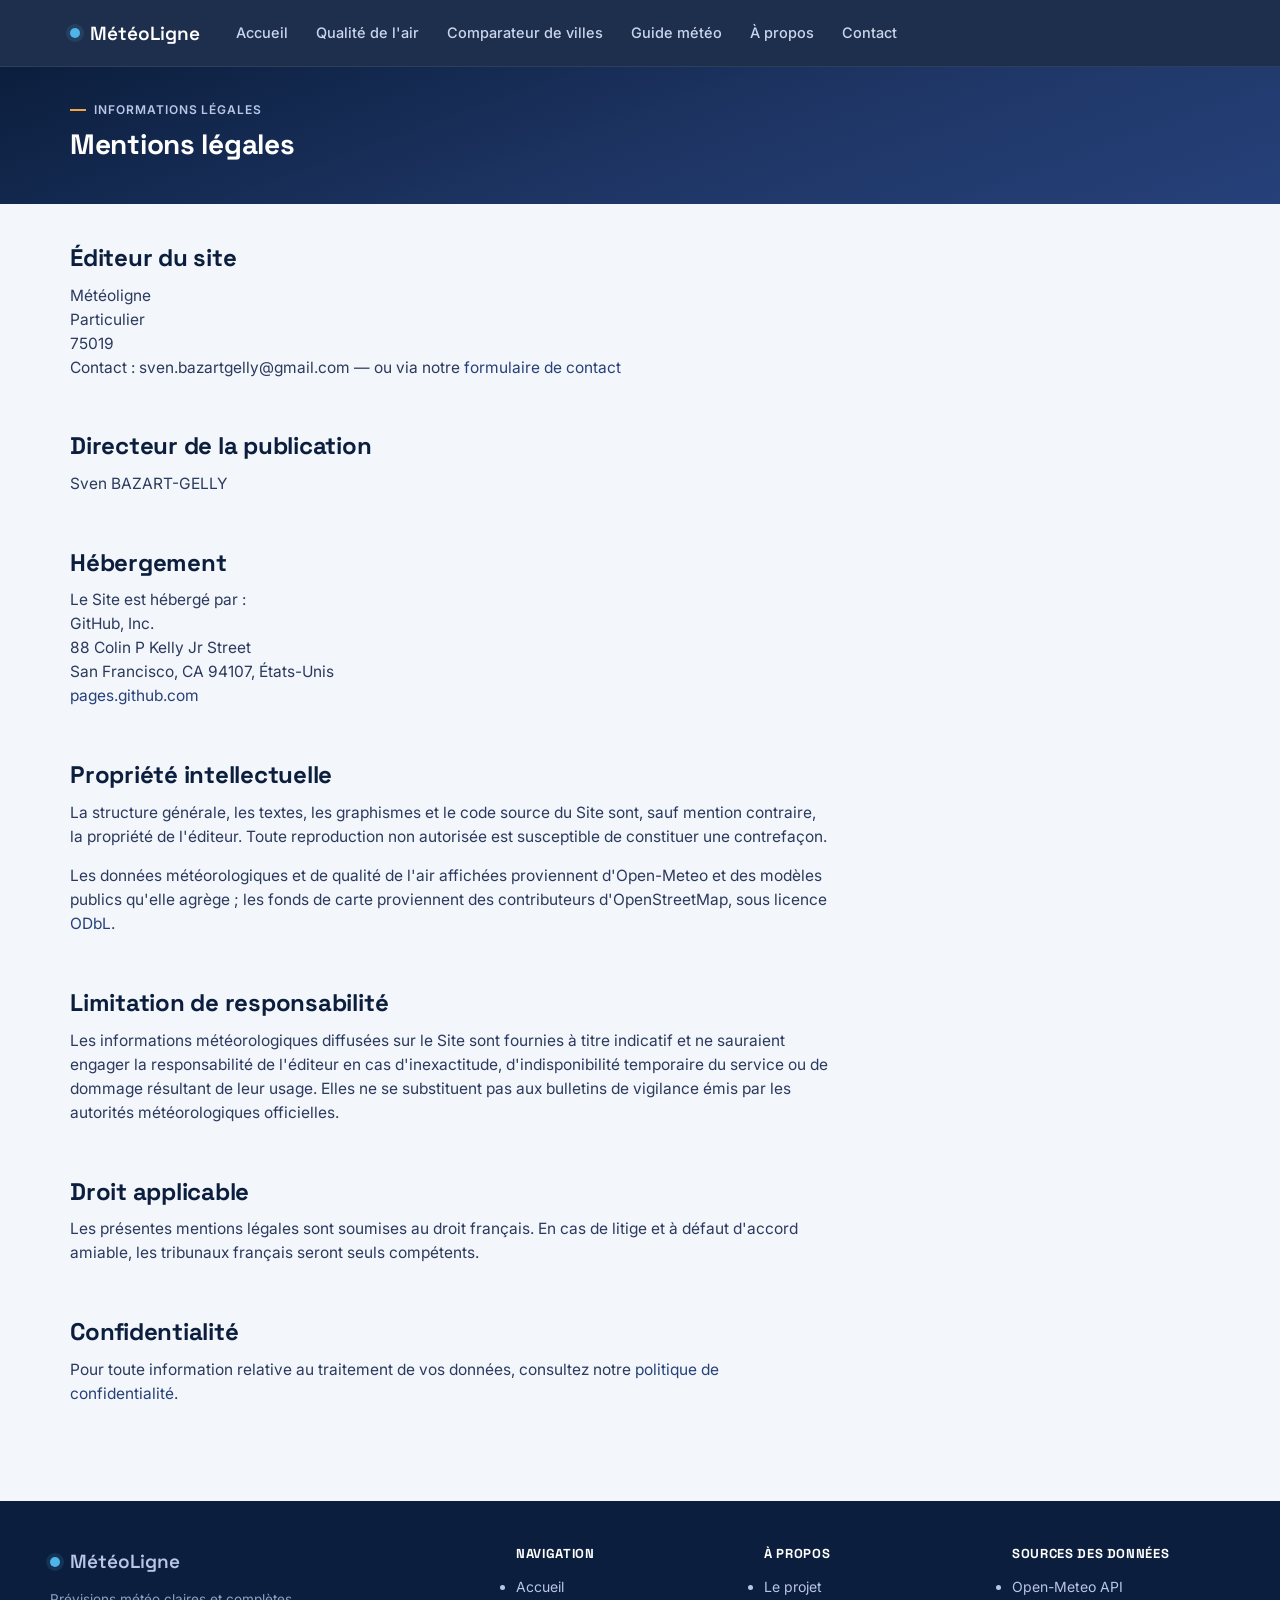
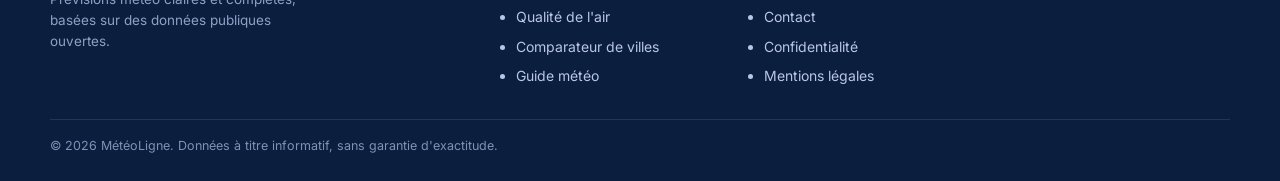
<file: mentions-legales.html>
<!DOCTYPE html>
<html lang="fr">
<head>
<meta charset="UTF-8">
<meta name="viewport" content="width=device-width, initial-scale=1.0">
<title>Mentions légales | MétéoLigne</title>
<meta name="description" content="Mentions légales du site MétéoLigne : éditeur, hébergeur et propriété intellectuelle.">
<link rel="canonical" href="./mentions-legales.html">
<link rel="icon" href="data:image/svg+xml,%3Csvg xmlns='http://www.w3.org/2000/svg' viewBox='0 0 24 24'%3E%3Ccircle cx='12' cy='12' r='11' fill='%230B1E3D'/%3E%3Ccircle cx='11' cy='10' r='4.2' fill='%23F5A445'/%3E%3Cpath d='M8 16h8a3 3 0 1 0-.6-5.9A4.4 4.4 0 0 0 7 11.7' fill='none' stroke='%234FB4E8' stroke-width='1.6' stroke-linecap='round'/%3E%3C/svg%3E">
<link rel="preconnect" href="https://fonts.googleapis.com">
<link href="https://fonts.googleapis.com/css2?family=Space+Grotesk:wght@500;600;700&family=Inter:wght@400;500;600;700&family=IBM+Plex+Mono:wght@500;600&display=swap" rel="stylesheet">
<link rel="stylesheet" href="assets/css/style.css"><script async src="https://pagead2.googlesyndication.com/pagead/js/adsbygoogle.js?client=ca-pub-8022433879609365"
     crossorigin="anonymous"></script>
</head>
<body>

<header class="site-header">
  <div class="container nav-inner">
    <a class="brand" href="index.html"><span class="brand-dot"></span> MétéoLigne</a>
    <nav class="main-nav" aria-label="Navigation principale">
      <a href="index.html">Accueil</a>
      <a href="qualite-air.html">Qualité de l'air</a>
      <a href="villes.html">Comparateur de villes</a>
      <a href="guide.html">Guide météo</a>
      <a href="a-propos.html">À propos</a>
      <a href="contact.html">Contact</a>
    </nav>
    <button class="nav-toggle" aria-label="Ouvrir le menu" aria-expanded="false">
      <svg><use href="assets/img/icons.svg#icon-menu"></use></svg>
    </button>
  </div>
</header>

<section class="hero hero-compact">
  <div class="container hero-inner">
    <p class="eyebrow" style="color:#B9C6E6;">Informations légales</p>
    <h1 style="color:#fff;font-size:28px;">Mentions légales</h1>
  </div>
</section>

<main>
  <div class="container">
    <section class="section article">

      <h2>Éditeur du site</h2>
      <p>
        Météoligne<br>
        Particulier<br>
        75019<br>
        Contact : sven.bazartgelly@gmail.com — ou via notre <a href="contact.html">formulaire de contact</a>
      </p>

      <h2>Directeur de la publication</h2>
      <p>Sven BAZART-GELLY</p>

      <h2>Hébergement</h2>
      <p>
        Le Site est hébergé par :<br>
        GitHub, Inc.<br>
        88 Colin P Kelly Jr Street<br>
        San Francisco, CA 94107, États-Unis<br>
        <a href="https://pages.github.com/" target="_blank" rel="noopener">pages.github.com</a>
      </p>

      <h2>Propriété intellectuelle</h2>
      <p>La structure générale, les textes, les graphismes et le code source du Site sont, sauf mention contraire, la propriété de l'éditeur. Toute reproduction non autorisée est susceptible de constituer une contrefaçon.</p>
      <p>Les données météorologiques et de qualité de l'air affichées proviennent d'Open-Meteo et des modèles publics qu'elle agrège ; les fonds de carte proviennent des contributeurs d'OpenStreetMap, sous licence <a href="https://www.openstreetmap.org/copyright" target="_blank" rel="noopener">ODbL</a>.</p>

      <h2>Limitation de responsabilité</h2>
      <p>Les informations météorologiques diffusées sur le Site sont fournies à titre indicatif et ne sauraient engager la responsabilité de l'éditeur en cas d'inexactitude, d'indisponibilité temporaire du service ou de dommage résultant de leur usage. Elles ne se substituent pas aux bulletins de vigilance émis par les autorités météorologiques officielles.</p>

      <h2>Droit applicable</h2>
      <p>Les présentes mentions légales sont soumises au droit français. En cas de litige et à défaut d'accord amiable, les tribunaux français seront seuls compétents.</p>

      <h2>Confidentialité</h2>
      <p>Pour toute information relative au traitement de vos données, consultez notre <a href="confidentialite.html">politique de confidentialité</a>.</p>

    </section>
  </div>
</main>

<footer class="site-footer">
  <div class="container footer-grid">
    <div class="footer-brand">
      <a class="brand" href="index.html" style="margin-bottom:12px;"><span class="brand-dot"></span> MétéoLigne</a>
      <p>Prévisions météo claires et complètes, basées sur des données publiques ouvertes.</p>
    </div>
    <div><h4>Navigation</h4><ul>
      <li><a href="index.html">Accueil</a></li>
      <li><a href="qualite-air.html">Qualité de l'air</a></li>
      <li><a href="villes.html">Comparateur de villes</a></li>
      <li><a href="guide.html">Guide météo</a></li>
    </ul></div>
    <div><h4>À propos</h4><ul>
      <li><a href="a-propos.html">Le projet</a></li>
      <li><a href="contact.html">Contact</a></li>
      <li><a href="confidentialite.html">Confidentialité</a></li>
      <li><a href="mentions-legales.html">Mentions légales</a></li>
    </ul></div>
    <div><h4>Sources des données</h4><ul>
      <li><a href="https://open-meteo.com/" target="_blank" rel="noopener">Open-Meteo API</a></li>
    </ul></div>
  </div>
  <div class="container footer-bottom">
    <span>© <span id="year"></span> MétéoLigne. Données à titre informatif, sans garantie d'exactitude.</span>
  </div>
</footer>

<script src="assets/js/utils.js"></script>
<script>document.getElementById('year').textContent = new Date().getFullYear();</script>
</body>
</html>
</file>
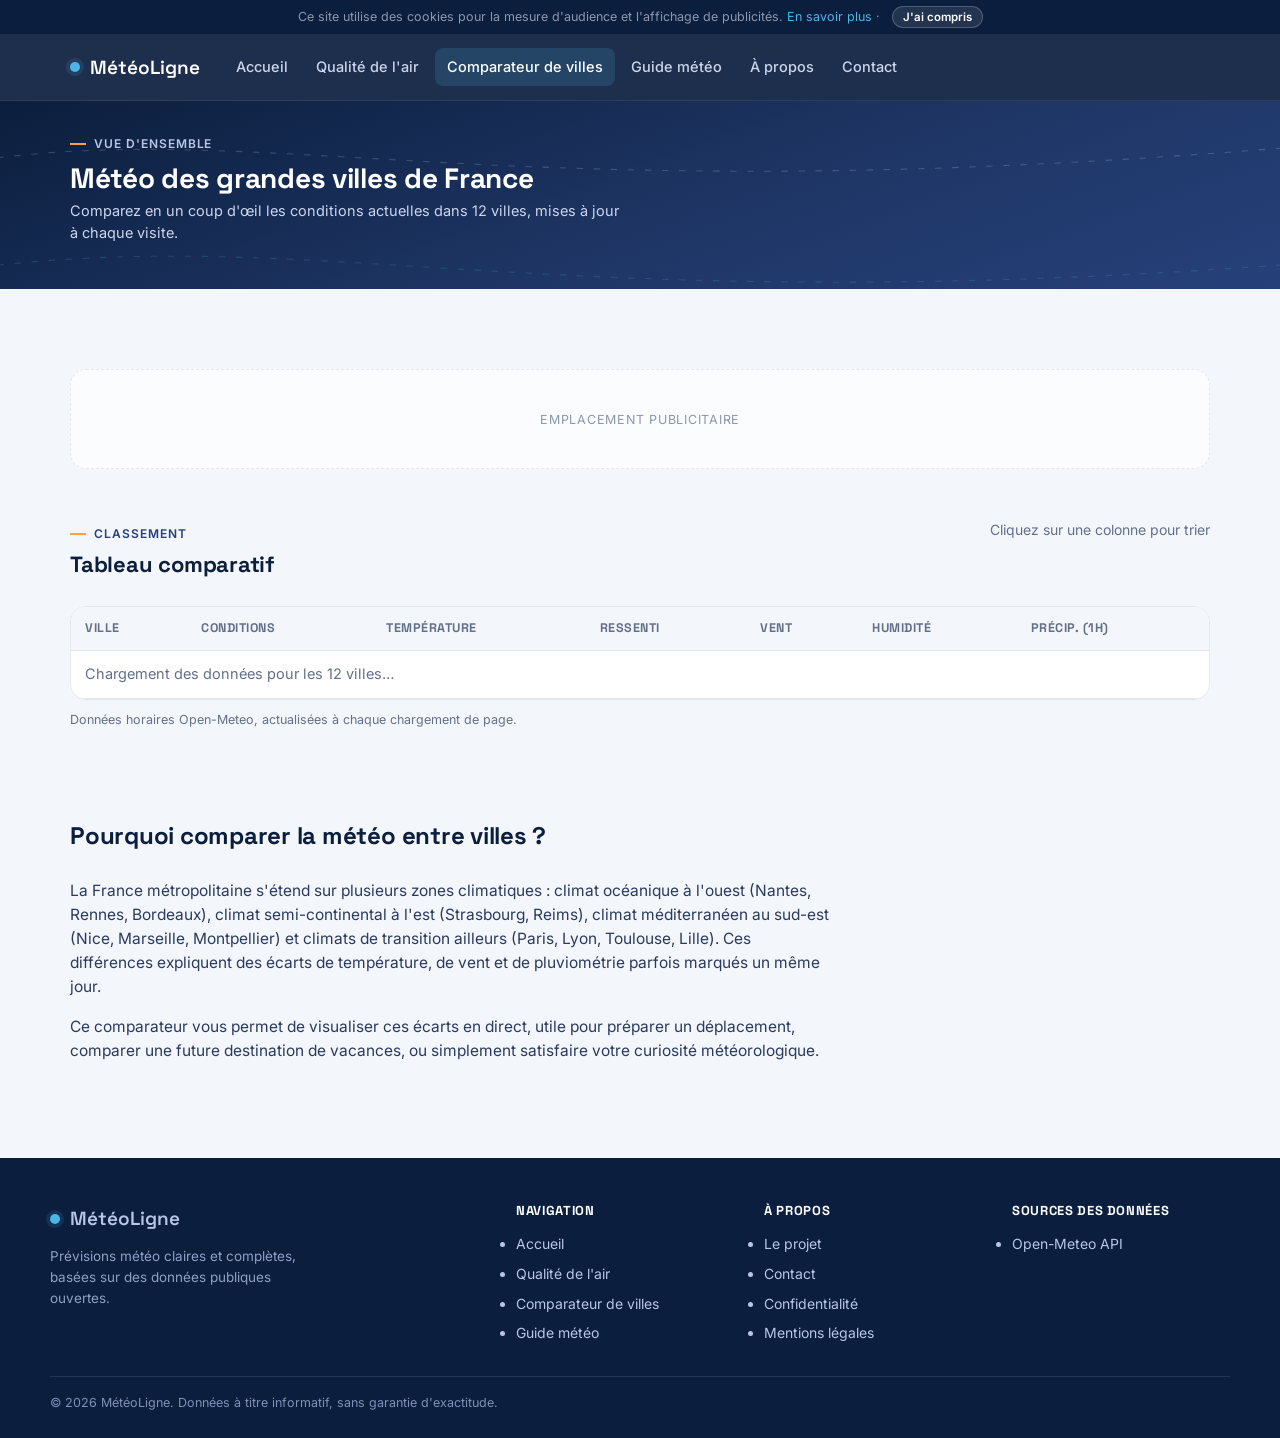
<file: villes.html>
<!DOCTYPE html>
<html lang="fr">
<head>
<meta charset="UTF-8">
<meta name="viewport" content="width=device-width, initial-scale=1.0">
<title>Comparateur météo des grandes villes de France | MétéoLigne</title>
<meta name="description" content="Comparez en direct la météo de 12 grandes villes françaises : température, ressenti, vent, humidité et précipitations, classées et triables.">
<link rel="canonical" href="./villes.html">
<link rel="icon" href="data:image/svg+xml,%3Csvg xmlns='http://www.w3.org/2000/svg' viewBox='0 0 24 24'%3E%3Ccircle cx='12' cy='12' r='11' fill='%230B1E3D'/%3E%3Ccircle cx='11' cy='10' r='4.2' fill='%23F5A445'/%3E%3Cpath d='M8 16h8a3 3 0 1 0-.6-5.9A4.4 4.4 0 0 0 7 11.7' fill='none' stroke='%234FB4E8' stroke-width='1.6' stroke-linecap='round'/%3E%3C/svg%3E">
<link rel="preconnect" href="https://fonts.googleapis.com">
<link href="https://fonts.googleapis.com/css2?family=Space+Grotesk:wght@500;600;700&family=Inter:wght@400;500;600;700&family=IBM+Plex+Mono:wght@500;600&display=swap" rel="stylesheet">
<link rel="stylesheet" href="assets/css/style.css"><script async src="https://pagead2.googlesyndication.com/pagead/js/adsbygoogle.js?client=ca-pub-8022433879609365"
     crossorigin="anonymous"></script>
</head>
<body>

<div class="top-strip" id="consent-bar">
  Ce site utilise des cookies pour la mesure d'audience et l'affichage de publicités.
  <a href="confidentialite.html">En savoir plus</a> ·
  <button data-consent-accept class="btn btn-ghost" style="padding:3px 10px;font-size:11.5px;margin-left:8px;">J'ai compris</button>
</div>

<header class="site-header">
  <div class="container nav-inner">
    <a class="brand" href="index.html"><span class="brand-dot"></span> MétéoLigne</a>
    <nav class="main-nav" aria-label="Navigation principale">
      <a href="index.html">Accueil</a>
      <a href="qualite-air.html">Qualité de l'air</a>
      <a href="villes.html" aria-current="page">Comparateur de villes</a>
      <a href="guide.html">Guide météo</a>
      <a href="a-propos.html">À propos</a>
      <a href="contact.html">Contact</a>
    </nav>
    <button class="nav-toggle" aria-label="Ouvrir le menu" aria-expanded="false">
      <svg><use href="assets/img/icons.svg#icon-menu"></use></svg>
    </button>
  </div>
</header>

<section class="hero hero-compact">
  <svg class="wind-lines" viewBox="0 0 1200 320" preserveAspectRatio="none" aria-hidden="true">
    <path d="M-50 60 C 250 10, 450 110, 1250 40"/>
    <path d="M-50 160 C 300 110, 500 210, 1250 150"/>
    <path d="M-50 260 C 300 300, 600 230, 1250 280"/>
  </svg>
  <div class="container hero-inner">
    <p class="eyebrow" style="color:#B9C6E6;">Vue d'ensemble</p>
    <h1 style="color:#fff;font-size:28px;margin-bottom:6px;">Météo des grandes villes de France</h1>
    <p style="color:#CBD6EE;font-size:14.5px;max-width:560px;">Comparez en un coup d'œil les conditions actuelles dans 12 villes, mises à jour à chaque visite.</p>
  </div>
</section>

<main>
  <div class="container">

    <section class="section" id="highlightsSection">
      <div class="grid" style="grid-template-columns:repeat(3,1fr);" id="highlightsGrid"></div>
    </section>

    <div class="ad-slot container" style="margin:0 auto 8px;max-width:1140px;">Emplacement publicitaire</div>

    <section class="section">
      <div class="section-head">
        <div><p class="eyebrow">Classement</p><h2>Tableau comparatif</h2></div>
        <p class="section-sub">Cliquez sur une colonne pour trier</p>
      </div>
      <div class="table-wrap">
        <table class="data-table" id="citiesTable">
          <thead>
            <tr>
              <th data-key="name">Ville <span class="arrow"></span></th>
              <th data-key="cond">Conditions <span class="arrow"></span></th>
              <th data-key="temp">Température <span class="arrow"></span></th>
              <th data-key="feels">Ressenti <span class="arrow"></span></th>
              <th data-key="wind">Vent <span class="arrow"></span></th>
              <th data-key="humidity">Humidité <span class="arrow"></span></th>
              <th data-key="precip">Précip. (1h) <span class="arrow"></span></th>
            </tr>
          </thead>
          <tbody id="citiesBody">
            <tr><td colspan="7" class="state-msg">Chargement des données pour les 12 villes…</td></tr>
          </tbody>
        </table>
      </div>
      <p class="metric-note" style="margin-top:10px;">Données horaires Open-Meteo, actualisées à chaque chargement de page.</p>
    </section>

    <section class="section article">
      <div class="section-head"><h2>Pourquoi comparer la météo entre villes ?</h2></div>
      <p>La France métropolitaine s'étend sur plusieurs zones climatiques : climat océanique à l'ouest (Nantes, Rennes, Bordeaux), climat semi-continental à l'est (Strasbourg, Reims), climat méditerranéen au sud-est (Nice, Marseille, Montpellier) et climats de transition ailleurs (Paris, Lyon, Toulouse, Lille). Ces différences expliquent des écarts de température, de vent et de pluviométrie parfois marqués un même jour.</p>
      <p>Ce comparateur vous permet de visualiser ces écarts en direct, utile pour préparer un déplacement, comparer une future destination de vacances, ou simplement satisfaire votre curiosité météorologique.</p>
    </section>

  </div>
</main>

<footer class="site-footer">
  <div class="container footer-grid">
    <div class="footer-brand">
      <a class="brand" href="index.html" style="margin-bottom:12px;"><span class="brand-dot"></span> MétéoLigne</a>
      <p>Prévisions météo claires et complètes, basées sur des données publiques ouvertes.</p>
    </div>
    <div><h4>Navigation</h4><ul>
      <li><a href="index.html">Accueil</a></li>
      <li><a href="qualite-air.html">Qualité de l'air</a></li>
      <li><a href="villes.html">Comparateur de villes</a></li>
      <li><a href="guide.html">Guide météo</a></li>
    </ul></div>
    <div><h4>À propos</h4><ul>
      <li><a href="a-propos.html">Le projet</a></li>
      <li><a href="contact.html">Contact</a></li>
      <li><a href="confidentialite.html">Confidentialité</a></li>
      <li><a href="mentions-legales.html">Mentions légales</a></li>
    </ul></div>
    <div><h4>Sources des données</h4><ul>
      <li><a href="https://open-meteo.com/" target="_blank" rel="noopener">Open-Meteo API</a></li>
    </ul></div>
  </div>
  <div class="container footer-bottom">
    <span>© <span id="year"></span> MétéoLigne. Données à titre informatif, sans garantie d'exactitude.</span>
  </div>
</footer>

<script src="assets/js/utils.js"></script>
<script src="assets/js/villes.js"></script>
<script>document.getElementById('year').textContent = new Date().getFullYear();</script>
</body>
</html>
</file>
<file: assets/css/style.css>
/* ==========================================================================
   MétéoLigne — feuille de style principale
   Thème : "carte du ciel" — bleu nuit / cyan / ambre, esprit instrument
   ========================================================================== */

:root{
  /* --- Couleurs (tokens) --- */
  --night:      #0B1E3D;
  --indigo:     #1E3564;
  --indigo-2:   #26417A;
  --cyan:       #4FB4E8;
  --cyan-dim:   #4FB4E822;
  --amber:      #F5A445;
  --coral:      #E8615A;
  --teal:       #3FC79A;
  --mist:       #F3F6FA;
  --slate:      #64708A;
  --slate-2:    #8C97AE;
  --ink:        #14213D;
  --white:      #FFFFFF;
  --line:       #E3E8F0;

  /* --- Typo --- */
  --font-display: 'Space Grotesk', 'Arial Narrow', sans-serif;
  --font-body: 'Inter', -apple-system, BlinkMacSystemFont, 'Segoe UI', sans-serif;
  --font-mono: 'IBM Plex Mono', 'SFMono-Regular', Consolas, monospace;

  /* --- Layout --- */
  --maxw: 1180px;
  --radius-s: 10px;
  --radius-m: 16px;
  --radius-l: 26px;
  --shadow-card: 0 1px 2px rgba(20,33,61,.04), 0 8px 24px -8px rgba(20,33,61,.10);
  --shadow-card-hover: 0 4px 10px rgba(20,33,61,.06), 0 20px 40px -12px rgba(20,33,61,.16);

  color-scheme: light;
}

/* --------------------------------------------------------------------------
   Reset & base
   -------------------------------------------------------------------------- */
*,*::before,*::after{ box-sizing:border-box; }
html{ scroll-behavior:smooth; }
body{
  margin:0;
  font-family:var(--font-body);
  background:var(--mist);
  color:var(--ink);
  -webkit-font-smoothing:antialiased;
  line-height:1.55;
}
img,svg{ display:block; max-width:100%; }
a{ color:var(--indigo-2); text-decoration:none; }
a:hover{ text-decoration:underline; }
ul{ margin:0; padding:0; }
button{ font-family:inherit; cursor:pointer; }
h1,h2,h3,h4{ font-family:var(--font-display); margin:0 0 .5em; line-height:1.15; letter-spacing:-0.01em; color:var(--night); }
p{ margin:0 0 1em; }
.mono{ font-family:var(--font-mono); }

:focus-visible{ outline:2.5px solid var(--cyan); outline-offset:2px; border-radius:4px; }

@media (prefers-reduced-motion: reduce){
  *{ animation-duration:.001ms !important; animation-iteration-count:1 !important; transition-duration:.001ms !important; scroll-behavior:auto !important; }
}

.container{ max-width:var(--maxw); margin:0 auto; padding:0 20px; }
.visually-hidden{ position:absolute; width:1px; height:1px; overflow:hidden; clip:rect(0 0 0 0); }

/* --------------------------------------------------------------------------
   Bandeau d'attribution / cookies (haut de page, discret)
   -------------------------------------------------------------------------- */
.top-strip{
  background:var(--night); color:var(--slate-2); font-size:12.5px;
  text-align:center; padding:6px 14px;
}
.top-strip a{ color:var(--cyan); }

/* --------------------------------------------------------------------------
   En-tête / navigation
   -------------------------------------------------------------------------- */
.site-header{
  position:sticky; top:0; z-index:40;
  background:rgba(11,30,61,.92);
  backdrop-filter:blur(10px);
  border-bottom:1px solid rgba(255,255,255,.08);
}
.nav-inner{
  display:flex; align-items:center; gap:24px;
  padding:14px 20px;
}
.brand{
  display:flex; align-items:center; gap:10px;
  font-family:var(--font-display); font-weight:600; font-size:19px;
  color:var(--white); white-space:nowrap;
}
.brand .brand-dot{
  width:10px; height:10px; border-radius:50%;
  background:var(--cyan); box-shadow:0 0 0 4px var(--cyan-dim);
}
.main-nav{ display:flex; gap:4px; flex:1; }
.main-nav a{
  color:#CBD6EE; font-size:14.5px; font-weight:500;
  padding:8px 12px; border-radius:8px; transition:background .15s, color .15s;
}
.main-nav a:hover, .main-nav a:focus-visible{ background:rgba(255,255,255,.08); color:var(--white); text-decoration:none; }
.main-nav a[aria-current="page"]{ color:var(--white); background:rgba(79,180,232,.16); }

.nav-toggle{
  display:none; background:none; border:0; color:var(--white); padding:8px;
}
.nav-toggle svg{ width:22px; height:22px; }

@media (max-width:880px){
  .main-nav{
    position:absolute; top:100%; left:0; right:0;
    background:var(--night); flex-direction:column; padding:10px 16px 18px;
    border-bottom:1px solid rgba(255,255,255,.1);
    display:none;
  }
  .main-nav.open{ display:flex; }
  .main-nav a{ padding:11px 12px; }
  .nav-toggle{ display:inline-flex; margin-left:auto; }
}

/* --------------------------------------------------------------------------
   Hero — "carte du ciel" avec lignes de vent animées (élément signature)
   -------------------------------------------------------------------------- */
.hero{
  position:relative; overflow:hidden; isolation:isolate;
  background:linear-gradient(160deg,var(--night) 0%, var(--indigo) 55%, var(--indigo-2) 100%);
  color:var(--white);
  padding:38px 0 46px;
}
.hero.hero-compact{ padding:26px 0 30px; }
.wind-lines{ position:absolute; inset:0; z-index:0; opacity:.5; }
.wind-lines path{
  fill:none; stroke:rgba(255,255,255,.35); stroke-width:1;
  stroke-dasharray:6 10; animation:driftLine 18s linear infinite;
}
.wind-lines path:nth-child(2){ animation-duration:24s; stroke:rgba(79,180,232,.4); animation-direction:reverse;}
.wind-lines path:nth-child(3){ animation-duration:30s; stroke:rgba(245,164,69,.28);}
.wind-lines path:nth-child(4){ animation-duration:21s; stroke:rgba(255,255,255,.2);}
@keyframes driftLine{ to{ stroke-dashoffset:400; } }

.hero-inner{ position:relative; z-index:1; }

.search-row{
  display:flex; gap:10px; margin-bottom:26px; position:relative;
  max-width:560px;
}
.search-row input{
  flex:1; padding:13px 16px; border-radius:12px; border:1px solid rgba(255,255,255,.18);
  background:rgba(255,255,255,.08); color:var(--white); font-size:15px;
}
.search-row input::placeholder{ color:#B9C6E6; }
.search-row input:focus-visible{ outline:2px solid var(--cyan); background:rgba(255,255,255,.14); }
.btn{
  display:inline-flex; align-items:center; gap:8px; justify-content:center;
  border:0; border-radius:12px; padding:12px 18px; font-weight:600; font-size:14.5px;
  transition:transform .15s, box-shadow .15s, background .15s;
}
.btn:active{ transform:scale(.97); }
.btn-primary{ background:var(--cyan); color:var(--night); }
.btn-primary:hover{ box-shadow:0 6px 18px -4px rgba(79,180,232,.6); }
.btn-ghost{ background:rgba(255,255,255,.1); color:var(--white); border:1px solid rgba(255,255,255,.2); }
.btn-ghost:hover{ background:rgba(255,255,255,.18); }
.btn svg{ width:17px; height:17px; }

.autocomplete-list{
  position:absolute; top:calc(100% + 6px); left:0; width:100%;
  background:var(--white); border-radius:12px; box-shadow:var(--shadow-card-hover);
  overflow:hidden; z-index:30; max-height:280px; overflow-y:auto;
}
.autocomplete-list button{
  display:flex; flex-direction:column; width:100%; text-align:left; background:none; border:0;
  padding:10px 14px; color:var(--ink); border-bottom:1px solid var(--line);
}
.autocomplete-list button:hover, .autocomplete-list button:focus-visible{ background:var(--mist); }
.autocomplete-list small{ color:var(--slate); }

.hero-current{ display:flex; flex-wrap:wrap; gap:36px; align-items:center; }
.hero-place{ font-size:14px; color:#B9C6E6; display:flex; gap:8px; align-items:center; margin-bottom:6px;}
.hero-temp-block{ display:flex; align-items:flex-start; gap:18px; }
.hero-icon{ width:88px; height:88px; flex:none; filter:drop-shadow(0 8px 18px rgba(0,0,0,.25)); }
.hero-temp{ font-family:var(--font-mono); font-size:76px; font-weight:600; line-height:1; letter-spacing:-2px;}
.hero-temp sup{ font-size:32px; font-weight:400; top:-.6em; }
.hero-desc{ font-size:17px; color:#E4EAF7; margin-top:4px; }
.hero-feels{ font-size:13.5px; color:#B9C6E6; margin-top:2px; }

.hero-mini-stats{ display:flex; gap:22px; flex-wrap:wrap; margin-left:auto; }
.mini-stat{ text-align:center; min-width:64px; }
.mini-stat .v{ font-family:var(--font-mono); font-size:19px; font-weight:600; }
.mini-stat .l{ font-size:11.5px; color:#B9C6E6; text-transform:uppercase; letter-spacing:.05em; margin-top:2px; }

.hero-sun-track{
  margin-top:26px; padding-top:20px; border-top:1px solid rgba(255,255,255,.14);
  display:flex; align-items:center; gap:16px; font-size:13px; color:#CBD6EE;
}
.sun-bar{ flex:1; height:6px; border-radius:6px; background:rgba(255,255,255,.14); position:relative; }
.sun-bar-fill{ position:absolute; top:0; left:0; height:100%; border-radius:6px; background:linear-gradient(90deg,var(--amber),var(--cyan)); }
.sun-bar-dot{ position:absolute; top:50%; width:12px; height:12px; margin-left:-6px; border-radius:50%; background:var(--white); box-shadow:0 0 0 4px rgba(255,255,255,.25); transform:translateY(-50%); }

/* --------------------------------------------------------------------------
   Sections générales
   -------------------------------------------------------------------------- */
main{ display:block; }
.section{ padding:40px 0; }
.section-head{ display:flex; align-items:baseline; justify-content:space-between; gap:16px; margin-bottom:18px; flex-wrap:wrap;}
.section-head h2{ font-size:22px; }
.section-sub{ color:var(--slate); font-size:14px; margin-top:-8px; }
.eyebrow{
  display:inline-flex; align-items:center; gap:8px; font-size:12px; font-weight:600;
  letter-spacing:.08em; text-transform:uppercase; color:var(--indigo-2); margin-bottom:8px;
}
.eyebrow::before{ content:""; width:16px; height:2px; background:var(--amber); display:inline-block; }

/* --------------------------------------------------------------------------
   Cartes / grilles
   -------------------------------------------------------------------------- */
.card{
  background:var(--white); border-radius:var(--radius-m); border:1px solid var(--line);
  box-shadow:var(--shadow-card); padding:20px; transition:box-shadow .2s, transform .2s;
}
.card:hover{ box-shadow:var(--shadow-card-hover); }
.grid{ display:grid; gap:16px; }
.grid-metrics{ grid-template-columns:repeat(auto-fit,minmax(160px,1fr)); }
.grid-2{ grid-template-columns:2fr 1fr; }
@media (max-width:900px){ .grid-2{ grid-template-columns:1fr; } }

.metric-card{ display:flex; flex-direction:column; gap:10px; }
.metric-head{ display:flex; align-items:center; gap:8px; color:var(--slate); font-size:13px; font-weight:600; text-transform:uppercase; letter-spacing:.04em;}
.metric-head svg{ width:16px; height:16px; color:var(--indigo-2); }
.metric-value{ font-family:var(--font-mono); font-size:26px; font-weight:600; color:var(--night); }
.metric-value span{ font-size:14px; color:var(--slate); font-weight:500; margin-left:2px;}
.metric-note{ font-size:12.5px; color:var(--slate); }

/* Jauges circulaires (cadran instrument) */
.dial{ position:relative; width:96px; height:96px; margin:0 auto; }
.dial svg{ width:100%; height:100%; transform:rotate(-90deg); }
.dial circle.track{ fill:none; stroke:var(--line); stroke-width:8; }
.dial circle.value{ fill:none; stroke:var(--cyan); stroke-width:8; stroke-linecap:round; transition:stroke-dasharray .6s ease; }
.dial-label{
  position:absolute; inset:0; display:flex; flex-direction:column; align-items:center; justify-content:center;
  font-family:var(--font-mono); font-weight:600; font-size:18px; color:var(--night);
}
.dial-label small{ font-family:var(--font-body); font-weight:600; font-size:10px; color:var(--slate); text-transform:uppercase; }

/* Boussole vent */
.compass{ position:relative; width:100px; height:100px; margin:0 auto; }
.compass svg{ width:100%; height:100%; }
.compass .needle{ transform-origin:50px 50px; transition:transform .6s ease; }

/* --------------------------------------------------------------------------
   Prévisions horaires (bandeau défilant)
   -------------------------------------------------------------------------- */
.hscroll{ display:flex; gap:10px; overflow-x:auto; padding-bottom:8px; scroll-snap-type:x proximity; }
.hscroll::-webkit-scrollbar{ height:6px; }
.hscroll::-webkit-scrollbar-thumb{ background:var(--line); border-radius:6px; }
.hour-card{
  scroll-snap-align:start; flex:none; width:84px; text-align:center;
  background:var(--white); border:1px solid var(--line); border-radius:var(--radius-s);
  padding:12px 6px;
}
.hour-card.is-now{ border-color:var(--cyan); box-shadow:0 0 0 3px var(--cyan-dim); }
.hour-card .t{ font-size:12px; color:var(--slate); font-weight:600; }
.hour-card svg.icon{ width:32px; height:32px; margin:8px auto; }
.hour-card .temp{ font-family:var(--font-mono); font-weight:600; font-size:15px; }
.hour-card .pop{ font-size:11px; color:var(--cyan); margin-top:4px; font-weight:600; }

/* --------------------------------------------------------------------------
   Prévisions journalières
   -------------------------------------------------------------------------- */
.day-row{
  display:grid; grid-template-columns:100px 30px 1fr 100px 44px; align-items:center; gap:14px;
  padding:12px 6px; border-bottom:1px solid var(--line);
}
.day-row:last-child{ border-bottom:0; }
.day-row .dname{ font-weight:600; font-size:14px; }
.day-row .dname small{ display:block; font-weight:400; color:var(--slate); font-size:12px; }
.day-row svg.icon{ width:26px; height:26px; }
.day-bar-track{ position:relative; height:6px; border-radius:6px; background:var(--line); }
.day-bar-fill{ position:absolute; height:100%; border-radius:6px; background:linear-gradient(90deg,var(--cyan),var(--amber)); }
.day-minmax{ display:flex; justify-content:space-between; font-family:var(--font-mono); font-size:13.5px; }
.day-minmax .min{ color:var(--slate); }
.day-pop{ font-size:12px; color:var(--cyan); font-weight:600; text-align:right; }

/* --------------------------------------------------------------------------
   Qualité de l'air
   -------------------------------------------------------------------------- */
.aqi-badge{
  display:inline-flex; align-items:center; gap:8px; padding:6px 12px; border-radius:20px;
  font-weight:700; font-size:13px; font-family:var(--font-mono);
}
.aqi-1{ background:#E4F8EF; color:#1C8A5C; }
.aqi-2{ background:#EFF6E1; color:#6E8A1C; }
.aqi-3{ background:#FFF3D6; color:#9A6B0A; }
.aqi-4{ background:#FDE3D8; color:#B14A26; }
.aqi-5{ background:#FBDCDC; color:#B22323; }
.aqi-6{ background:#EBD9F2; color:#6C239E; }

.pollutant-row{ display:flex; justify-content:space-between; align-items:center; padding:10px 0; border-bottom:1px dashed var(--line); font-size:14px;}
.pollutant-row:last-child{ border-bottom:0; }
.pollutant-row b{ font-family:var(--font-mono); }

/* --------------------------------------------------------------------------
   Tableaux (comparateur de villes, etc.)
   -------------------------------------------------------------------------- */
.table-wrap{ overflow-x:auto; border-radius:var(--radius-m); border:1px solid var(--line); }
table.data-table{ width:100%; border-collapse:collapse; background:var(--white); font-size:14px; min-width:640px; }
table.data-table th, table.data-table td{ padding:12px 14px; text-align:left; border-bottom:1px solid var(--line); }
table.data-table th{
  background:var(--mist); font-family:var(--font-display); font-size:12.5px; text-transform:uppercase;
  letter-spacing:.04em; color:var(--slate); cursor:pointer; white-space:nowrap; user-select:none;
}
table.data-table th span.arrow{ opacity:.4; margin-left:4px; }
table.data-table tbody tr:hover{ background:var(--mist); }
table.data-table td.num{ font-family:var(--font-mono); }

/* --------------------------------------------------------------------------
   Contenus éditoriaux (guide, à propos, légal)
   -------------------------------------------------------------------------- */
.article{ max-width:760px; }
.article h2{ font-size:24px; margin-top:2.2em; }
.article h2:first-of-type{ margin-top:0; }
.article h3{ font-size:18px; margin-top:1.6em; }
.article p, .article li{ color:#2B3A5E; font-size:15.5px; }
.article li{ margin-bottom:.4em; }
.article ul, .article ol{ padding-left:1.3em; margin-bottom:1.2em; }
.toc{ background:var(--white); border:1px solid var(--line); border-radius:var(--radius-m); padding:18px 22px; margin-bottom:8px; }
.toc h2{ font-size:14px; text-transform:uppercase; letter-spacing:.05em; color:var(--slate); margin-bottom:10px; }
.toc ol{ padding-left:1.2em; margin:0; font-size:14.5px; }
.toc a{ color:var(--ink); font-weight:500; }
.scale-table td, .scale-table th{ font-size:13.5px; }

.callout{
  background:linear-gradient(135deg,#EAF6FF,#F3F0FF); border-radius:var(--radius-m);
  padding:18px 20px; border:1px solid #DCEBFB; font-size:14.5px; color:var(--ink);
}
.callout.warn{ background:#FFF4E9; border-color:#FCE3C3; }

/* --------------------------------------------------------------------------
   Emplacements publicitaires (à activer avec votre code AdSense)
   -------------------------------------------------------------------------- */
.ad-slot{
  border:1px dashed var(--line); border-radius:var(--radius-m); background:#FBFCFE;
  min-height:100px; display:flex; align-items:center; justify-content:center;
  color:var(--slate-2); font-size:12.5px; text-transform:uppercase; letter-spacing:.06em;
}

/* --------------------------------------------------------------------------
   Formulaires (contact)
   -------------------------------------------------------------------------- */
.form-field{ margin-bottom:16px; display:flex; flex-direction:column; gap:6px; }
.form-field label{ font-size:13.5px; font-weight:600; color:var(--ink); }
.form-field input, .form-field textarea, .form-field select{
  padding:11px 13px; border:1px solid var(--line); border-radius:10px; font-family:inherit; font-size:14.5px; background:var(--white);
}
.form-field input:focus-visible, .form-field textarea:focus-visible{ outline:2px solid var(--cyan); border-color:transparent; }
.form-note{ font-size:12.5px; color:var(--slate); }

/* --------------------------------------------------------------------------
   Bloc "carte" (Leaflet)
   -------------------------------------------------------------------------- */
.map-box{ border-radius:var(--radius-m); overflow:hidden; height:260px; border:1px solid var(--line); }
.leaflet-container{ font-family:var(--font-body); }

/* --------------------------------------------------------------------------
   Pied de page
   -------------------------------------------------------------------------- */
.site-footer{ background:var(--night); color:#B9C6E6; margin-top:40px; }
.footer-grid{ display:grid; grid-template-columns:2fr 1fr 1fr 1fr; gap:30px; padding:46px 0 24px; }
@media (max-width:760px){ .footer-grid{ grid-template-columns:1fr 1fr; } }
.footer-grid h4{ color:var(--white); font-size:13px; text-transform:uppercase; letter-spacing:.05em; margin-bottom:14px; }
.footer-grid ul li{ margin-bottom:8px; font-size:14px; }
.footer-grid a{ color:#B9C6E6; }
.footer-grid a:hover{ color:var(--white); }
.footer-brand p{ font-size:13.5px; color:#8FA0C7; max-width:280px; }
.footer-bottom{
  border-top:1px solid rgba(255,255,255,.1); padding:16px 0 26px;
  display:flex; justify-content:space-between; flex-wrap:wrap; gap:8px; font-size:12.5px; color:#7F91B8;
}

/* --------------------------------------------------------------------------
   États : chargement / erreur / vide
   -------------------------------------------------------------------------- */
.skeleton{ background:linear-gradient(90deg,var(--line) 25%, #EEF1F6 37%, var(--line) 63%); background-size:400% 100%; animation:shimmer 1.4s infinite; border-radius:8px; }
@keyframes shimmer{ 0%{background-position:100% 50%;} 100%{background-position:0 50%;} }
.state-msg{ text-align:center; padding:30px 20px; color:var(--slate); font-size:14.5px; }
.state-msg.error{ color:var(--coral); }

/* --------------------------------------------------------------------------
   Animations d'entrée légères
   -------------------------------------------------------------------------- */
.fade-in{ animation:fadeIn .5s ease both; }
@keyframes fadeIn{ from{ opacity:0; transform:translateY(6px);} to{ opacity:1; transform:translateY(0);} }

/* --------------------------------------------------------------------------
   Utilitaires responsives
   -------------------------------------------------------------------------- */
@media (max-width:640px){
  .hero-temp{ font-size:58px; }
  .hero-icon{ width:64px; height:64px; }
  .hero-mini-stats{ margin-left:0; gap:16px; }
  .day-row{ grid-template-columns:80px 26px 1fr 74px; }
  .day-pop{ display:none; }
  .section{ padding:28px 0; }
}
</file>
